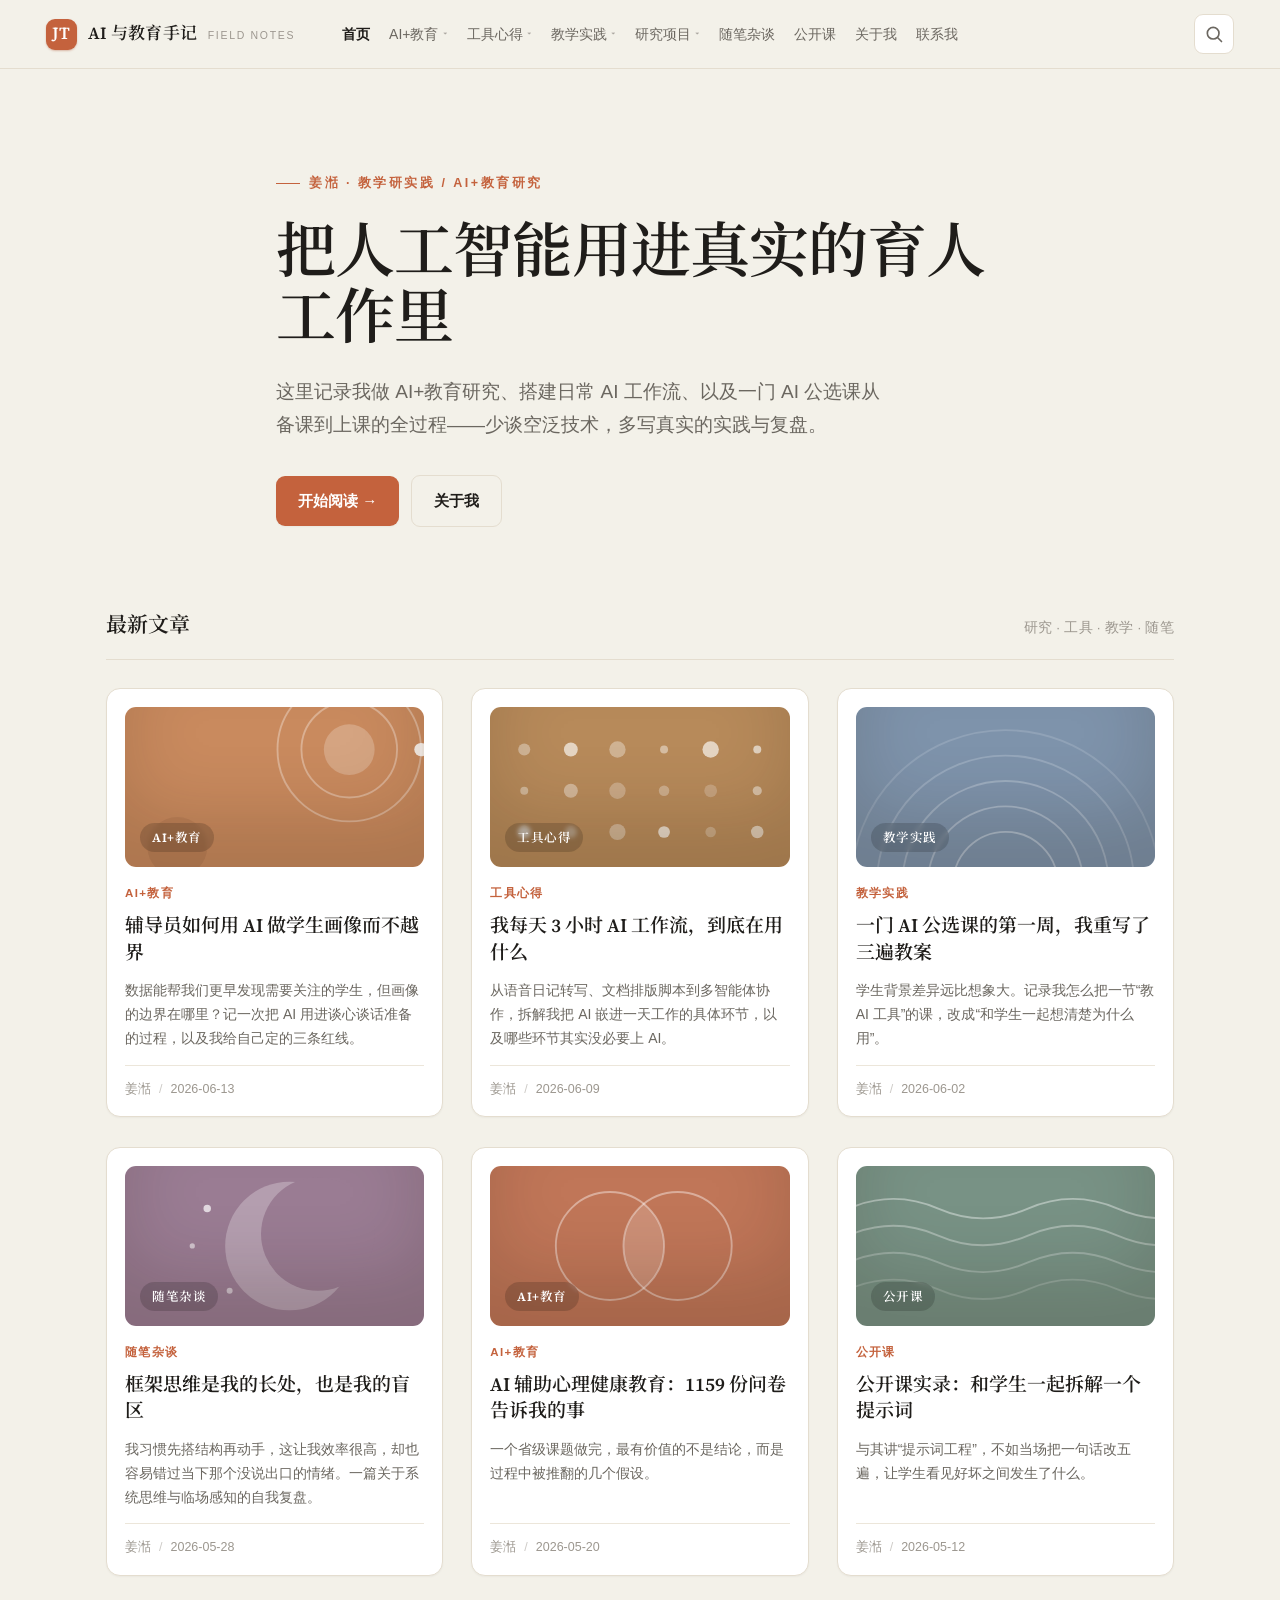
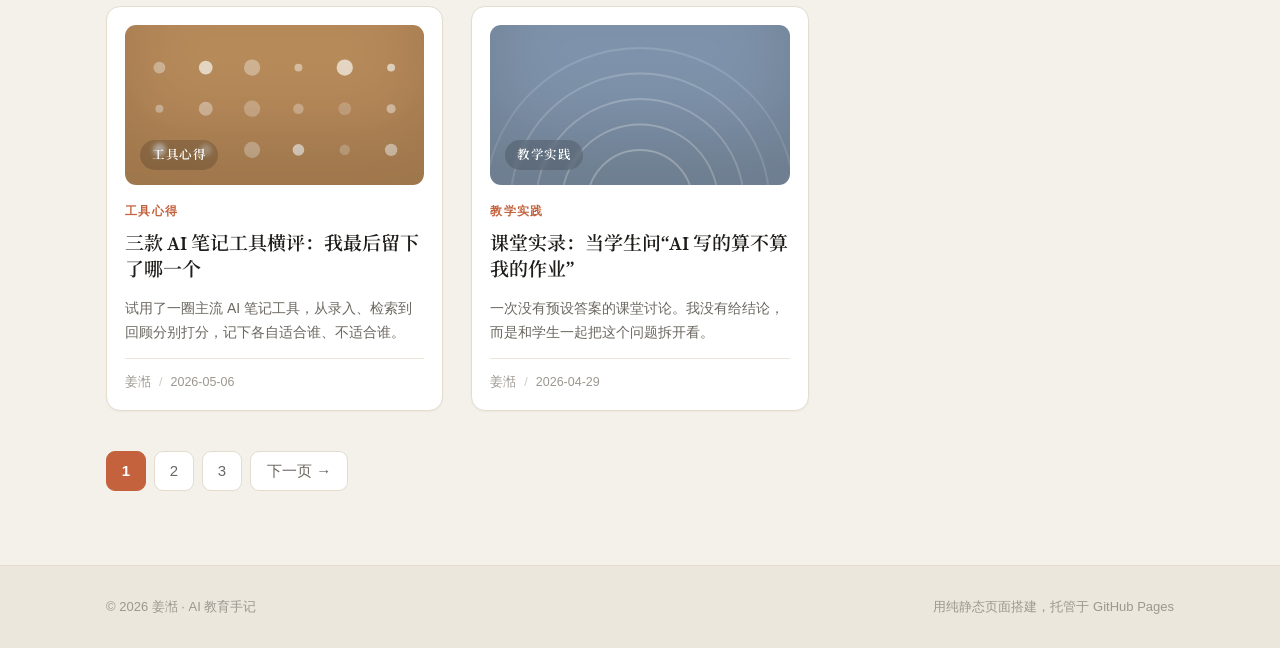
<file: index.html>
<!DOCTYPE html>
<html lang="zh-CN">
<head>
<meta charset="UTF-8">
<meta name="viewport" content="width=device-width, initial-scale=1">
<title>姜湉 · AI 与教育手记</title>
<meta name="description" content="姜湉的个人站点：记录 AI+教育研究、AI 工具使用心得与教学实践。">
<link rel="stylesheet" href="style.css">
</head>
<body>
<a class="skip" href="#main">跳到正文</a>

<header class="topbar">
  <div class="wrap topbar-inner">
    <a class="brand" href="index.html">
      <span class="brand-mark">JT</span>
      <span class="brand-text">AI 与教育手记 <em>field notes</em></span>
    </a>
    <button class="nav-toggle" aria-label="展开菜单" aria-expanded="false">菜单</button>
    <nav class="nav" id="nav">
      <a href="index.html" class="is-active">首页</a>
      <a href="category.html?cat=ai-edu">AI+教育</a>
      <a href="category.html?cat=tools">工具心得</a>
      <a href="category.html?cat=teaching">教学实践</a>
      <a href="category.html?cat=research">研究项目</a>
      <a href="category.html?cat=notes">随笔杂谈</a>
      <a href="category.html?cat=course">公开课</a>
      <a href="about.html">关于我</a>
      <a href="about.html">联系我</a>
    </nav>
    <button class="search-btn" aria-label="搜索">
      <svg viewBox="0 0 24 24" width="20" height="20" fill="none" stroke="currentColor" stroke-width="2" stroke-linecap="round"><circle cx="11" cy="11" r="7"/><line x1="21" y1="21" x2="16.5" y2="16.5"/></svg>
    </button>
  </div>
</header>

<section class="hero">
  <div class="wrap hero-inner">
    <p class="hero-eyebrow">姜湉 · 教学研实践 / AI+教育研究</p>
    <h1 class="hero-title">把人工智能用进真实的育人工作里</h1>
    <p class="hero-lead">这里记录我做 AI+教育研究、搭建日常 AI 工作流、以及一门 AI 公选课从备课到上课的全过程——少谈空泛技术，多写真实的实践与复盘。</p>
    <div class="hero-actions">
      <a class="btn" href="#main">开始阅读 →</a>
      <a class="btn btn-ghost" href="about.html">关于我</a>
    </div>
  </div>
</section>

<main id="main" class="grid-feed">
  <div class="wrap">
    <div class="feed-bar">
      <h2>最新文章</h2>
      <span class="feed-sub">研究 · 工具 · 教学 · 随笔</span>
    </div>
    <div class="grid" id="grid"><!-- 卡片由 script.js 注入 --></div>
    <nav class="pager" aria-label="翻页">
      <span class="pager-cur">1</span>
      <a href="#">2</a>
      <a href="#">3</a>
      <a class="pager-next" href="#">下一页 →</a>
    </nav>
  </div>
</main>

<footer class="footer">
  <div class="wrap footer-inner">
    <span>© 2026 姜湉 · AI 教育手记</span>
    <span>用纯静态页面搭建，托管于 GitHub Pages</span>
  </div>
</footer>

<script src="data.js"></script>
<script src="script.js"></script>
</body>
</html>
</file>
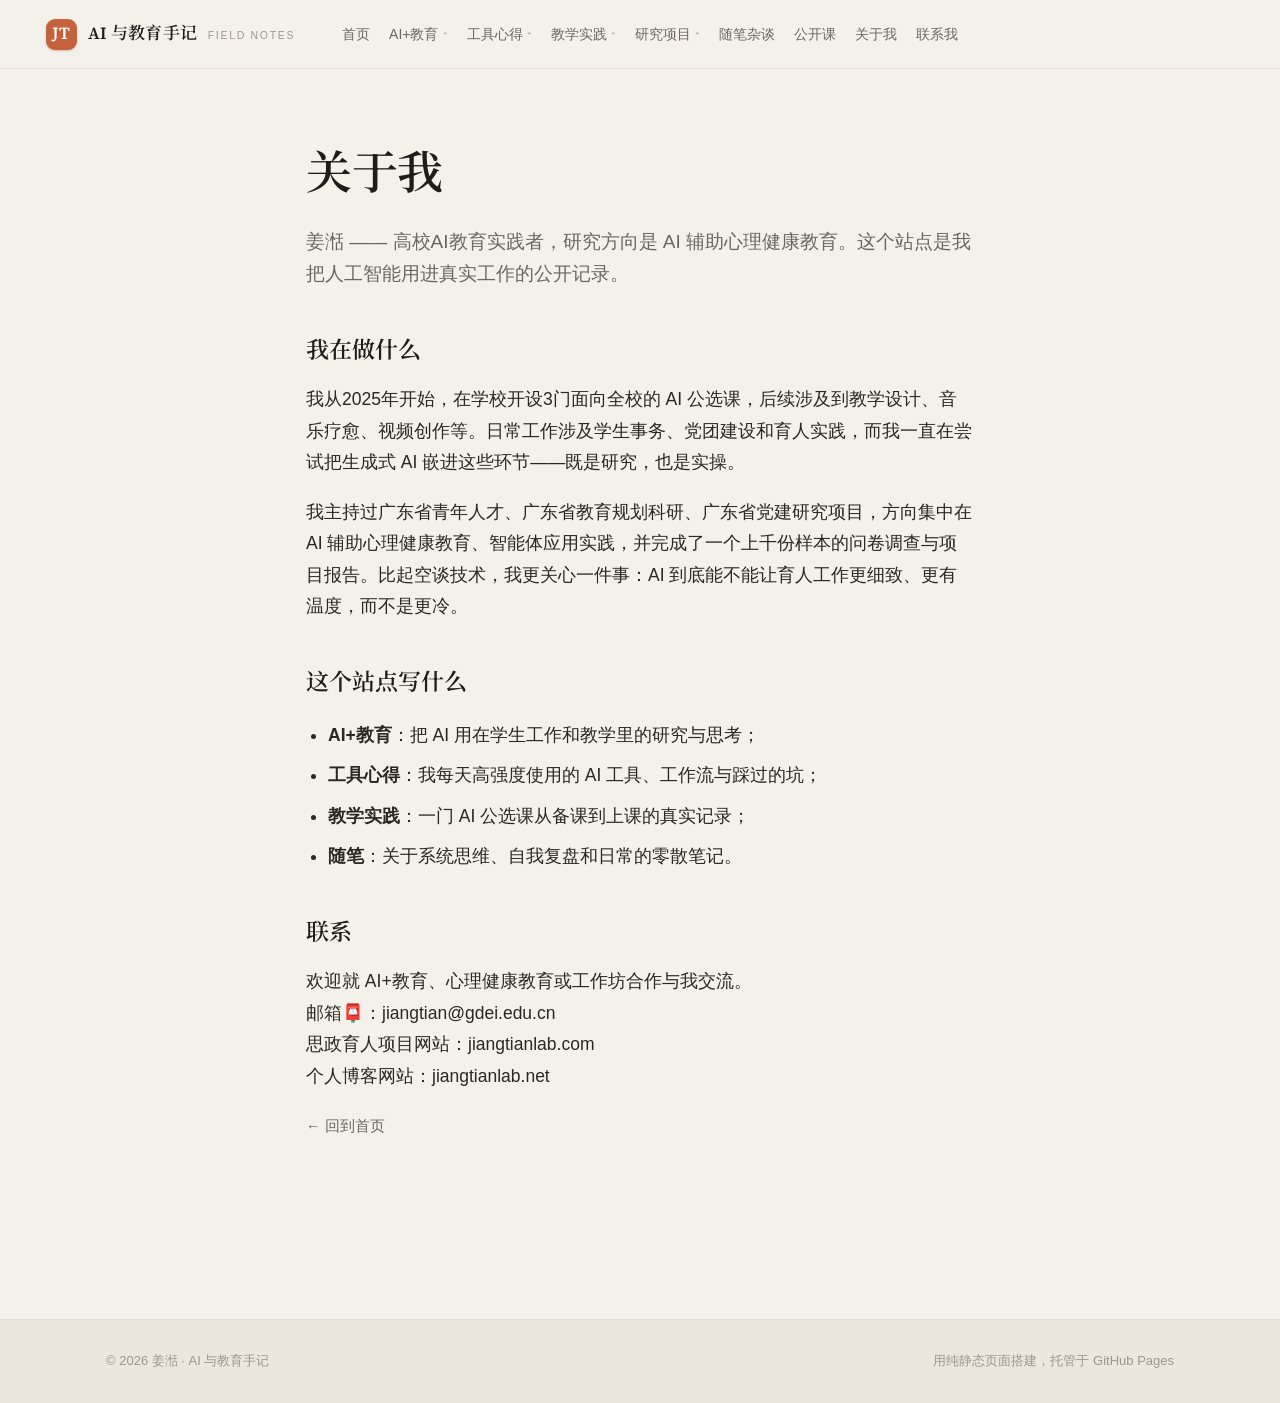
<file: about.html>
<!DOCTYPE html>
<html lang="zh-CN">
<head>
<meta charset="UTF-8">
<meta name="viewport" content="width=device-width, initial-scale=1">
<title>关于 · AI 与教育手记</title>
<link rel="stylesheet" href="style.css">
</head>
<body>
<a class="skip" href="#main">跳到正文</a>
<header class="topbar">
  <div class="wrap topbar-inner">
    <a class="brand" href="index.html">
      <span class="brand-mark">JT</span>
      <span class="brand-text">AI 与教育手记 <em>field notes</em></span>
    </a>
    <button class="nav-toggle" aria-label="展开菜单" aria-expanded="false">菜单</button>
    <nav class="nav" id="nav">
      <a href="index.html">首页</a>
      <a href="index.html">AI+教育</a>
      <a href="index.html">工具心得</a>
      <a href="index.html">教学实践</a>
      <a href="index.html">随笔</a>
      <a href="about.html" class="is-active">关于</a>
    </nav>
  </div>
</header>

<main id="main" class="about-page">
  <h1>关于我</h1>
  <p class="lead">姜湉 —— 高校AI教育实践者，研究方向是 AI 辅助心理健康教育。这个站点是我把人工智能用进真实工作的公开记录。</p>

  <h2>我在做什么</h2>
  <p>我从2025年开始，在学校开设3门面向全校的 AI 公选课，后续涉及到教学设计、音乐疗愈、视频创作等。日常工作涉及学生事务、党团建设和育人实践，而我一直在尝试把生成式 AI 嵌进这些环节——既是研究，也是实操。</p>
  <p>我主持过广东省青年人才、广东省教育规划科研、广东省党建研究项目，方向集中在 AI 辅助心理健康教育、智能体应用实践，并完成了一个上千份样本的问卷调查与项目报告。比起空谈技术，我更关心一件事：AI 到底能不能让育人工作更细致、更有温度，而不是更冷。</p>

  <h2>这个站点写什么</h2>
  <ul>
    <li><strong>AI+教育</strong>：把 AI 用在学生工作和教学里的研究与思考；</li>
    <li><strong>工具心得</strong>：我每天高强度使用的 AI 工具、工作流与踩过的坑；</li>
    <li><strong>教学实践</strong>：一门 AI 公选课从备课到上课的真实记录；</li>
    <li><strong>随笔</strong>：关于系统思维、自我复盘和日常的零散笔记。</li>
  </ul>

  <h2>联系</h2>
  <p>欢迎就 AI+教育、心理健康教育或工作坊合作与我交流。<br>邮箱📮：jiangtian@gdei.edu.cn<br>思政育人项目网站：jiangtianlab.com<br>个人博客网站：jiangtianlab.net</p>

  <p><a class="article-back" href="index.html">← 回到首页</a></p>
</main>

<footer class="footer">
  <div class="wrap footer-inner">
    <span>© 2026 姜湉 · AI 与教育手记</span>
    <span>用纯静态页面搭建，托管于 GitHub Pages</span>
  </div>
</footer>
<script src="data.js"></script>
<script src="script.js"></script>
</body>
</html>
</file>
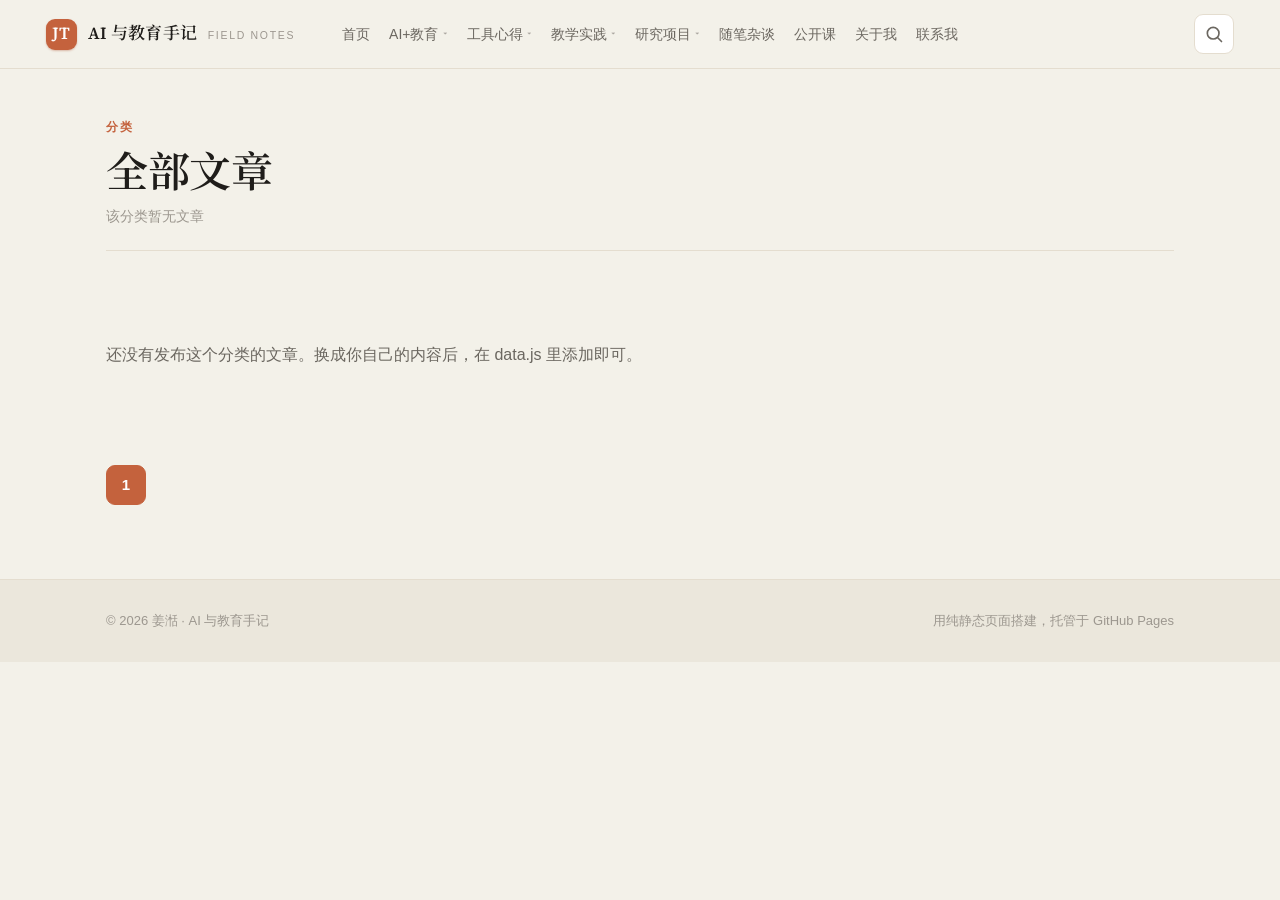
<file: category.html>
<!DOCTYPE html>
<html lang="zh-CN">
<head>
<meta charset="UTF-8">
<meta name="viewport" content="width=device-width, initial-scale=1">
<title>分类 · AI 与教育手记</title>
<link rel="stylesheet" href="style.css">
</head>
<body>
<a class="skip" href="#main">跳到正文</a>

<header class="topbar">
  <div class="wrap topbar-inner">
    <a class="brand" href="index.html">
      <span class="brand-mark">JT</span>
      <span class="brand-text">AI 与教育手记 <em>field notes</em></span>
    </a>
    <button class="nav-toggle" aria-label="展开菜单" aria-expanded="false">菜单</button>
    <nav class="nav" id="nav">
      <a href="index.html">首页</a>
      <a href="category.html?cat=ai-edu" data-cat="ai-edu">AI+教育</a>
      <a href="category.html?cat=tools" data-cat="tools">工具心得</a>
      <a href="category.html?cat=teaching" data-cat="teaching">教学实践</a>
      <a href="category.html?cat=research" data-cat="research">研究项目</a>
      <a href="category.html?cat=notes" data-cat="notes">随笔杂谈</a>
      <a href="category.html?cat=course" data-cat="course">公开课</a>
      <a href="about.html">关于我</a>
      <a href="about.html">联系我</a>
    </nav>
    <button class="search-btn" aria-label="搜索">
      <svg viewBox="0 0 24 24" width="20" height="20" fill="none" stroke="currentColor" stroke-width="2" stroke-linecap="round"><circle cx="11" cy="11" r="7"/><line x1="21" y1="21" x2="16.5" y2="16.5"/></svg>
    </button>
  </div>
</header>

<main id="main" class="cat-page">
  <div class="wrap">
    <header class="cat-head">
      <p class="cat-eyebrow">分类</p>
      <h1 class="cat-title" id="catTitle">分类</h1>
      <p class="cat-count" id="catCount"></p>
    </header>

    <div class="cat-list" id="catList"><!-- 文章列表由脚本注入 --></div>

    <nav class="pager" aria-label="翻页">
      <span class="pager-cur">1</span>
    </nav>
  </div>
</main>

<footer class="footer">
  <div class="wrap footer-inner">
    <span>© 2026 姜湉 · AI 与教育手记</span>
    <span>用纯静态页面搭建，托管于 GitHub Pages</span>
  </div>
</footer>

<script src="data.js"></script>
<script src="script.js"></script>
</body>
</html>
</file>
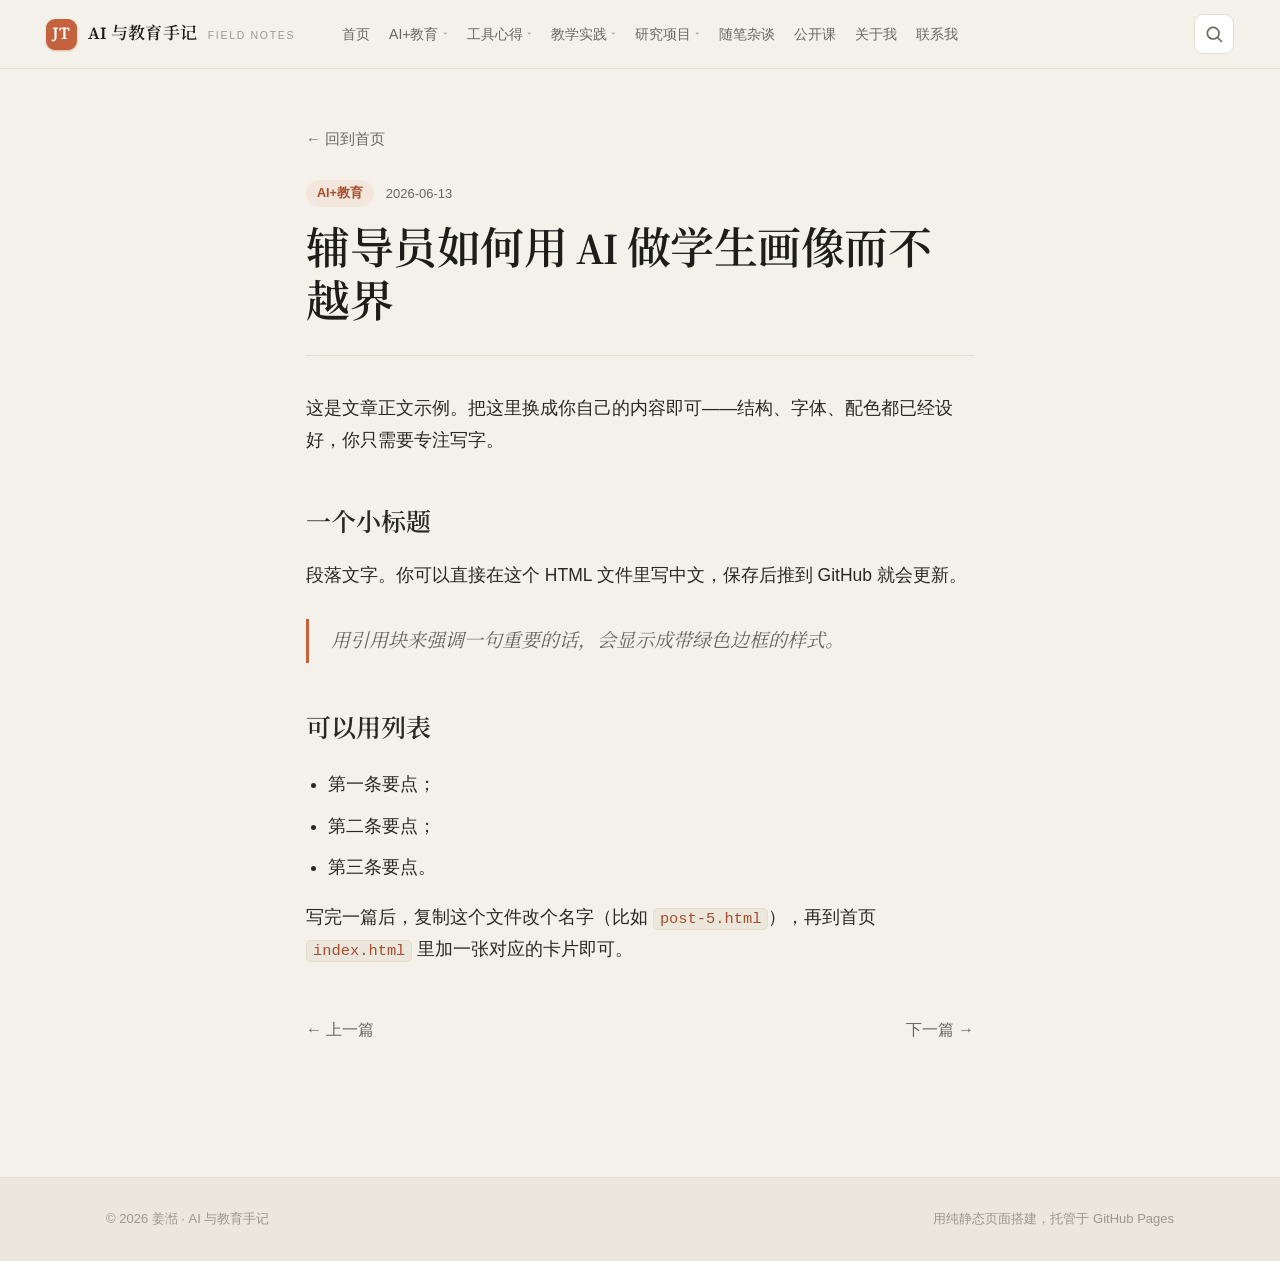
<file: post-1.html>
<!DOCTYPE html>
<html lang="zh-CN">
<head>
<meta charset="UTF-8">
<meta name="viewport" content="width=device-width, initial-scale=1">
<title>辅导员如何用 AI 做学生画像而不越界 · AI 与教育手记</title>
<link rel="stylesheet" href="../style.css">
</head>
<body>
<a class="skip" href="#main">跳到正文</a>
<header class="topbar">
  <div class="wrap topbar-inner">
    <a class="brand" href="../index.html">
      <span class="brand-mark">JT</span>
      <span class="brand-text">AI 与教育手记 <em>field notes</em></span>
    </a>
    <button class="nav-toggle" aria-label="展开菜单" aria-expanded="false">菜单</button>
    <nav class="nav" id="nav"></nav>
    <button class="search-btn" aria-label="搜索">
      <svg viewBox="0 0 24 24" width="20" height="20" fill="none" stroke="currentColor" stroke-width="2" stroke-linecap="round"><circle cx="11" cy="11" r="7"/><line x1="21" y1="21" x2="16.5" y2="16.5"/></svg>
    </button>
  </div>
</header>

<article class="article" id="main">
  <a class="article-back" href="../index.html">← 回到首页</a>
  <header class="article-head">
    <div class="card-meta"><span class="tag">AI+教育</span><time>2026-06-13</time></div>
    <h1 class="article-title">辅导员如何用 AI 做学生画像而不越界</h1>
  </header>
  <div class="article-body">
    <p>这是文章正文示例。把这里换成你自己的内容即可——结构、字体、配色都已经设好，你只需要专注写字。</p>
    <h2>一个小标题</h2>
    <p>段落文字。你可以直接在这个 HTML 文件里写中文，保存后推到 GitHub 就会更新。</p>
    <blockquote>用引用块来强调一句重要的话，会显示成带绿色边框的样式。</blockquote>
    <h2>可以用列表</h2>
    <ul>
      <li>第一条要点；</li>
      <li>第二条要点；</li>
      <li>第三条要点。</li>
    </ul>
    <p>写完一篇后，复制这个文件改个名字（比如 <code>post-5.html</code>），再到首页 <code>index.html</code> 里加一张对应的卡片即可。</p>
  </div>
</article>

<nav class="article-nav">
  <a href="../index.html">← 上一篇</a>
  <a href="post-2.html">下一篇 →</a>
</nav>

<footer class="footer">
  <div class="wrap footer-inner">
    <span>© 2026 姜湉 · AI 与教育手记</span>
    <span>用纯静态页面搭建，托管于 GitHub Pages</span>
  </div>
</footer>
<script src="../data.js"></script>
<script src="../script.js"></script>
</body>
</html>
</file>
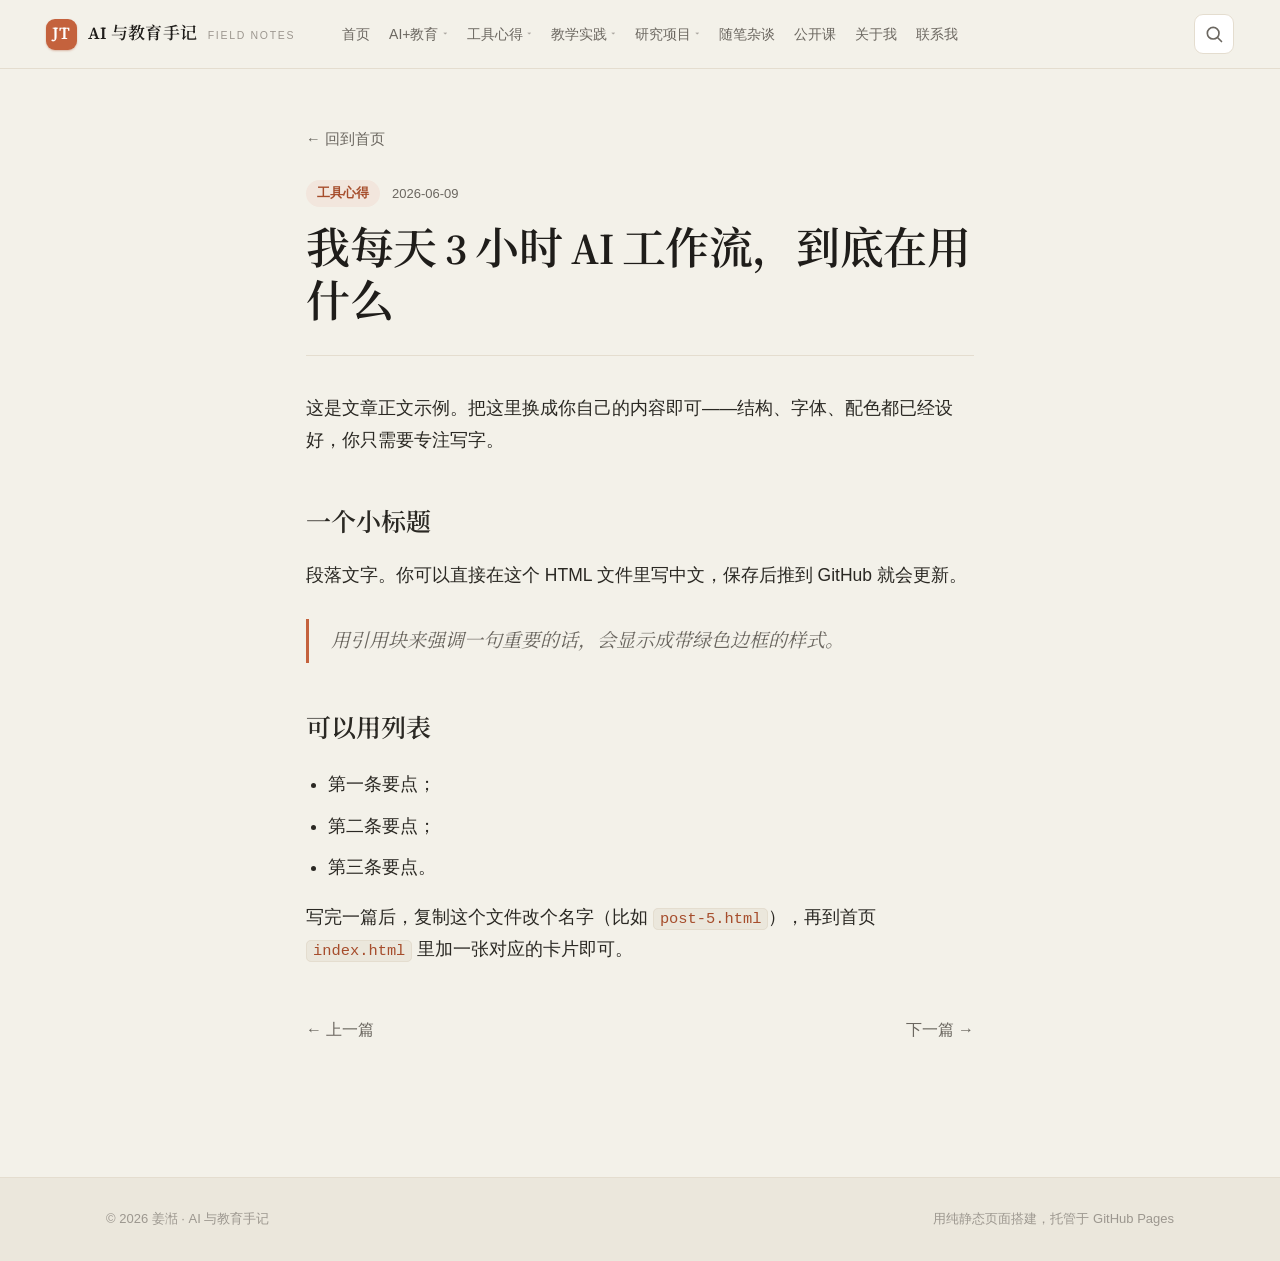
<file: post-2.html>
<!DOCTYPE html>
<html lang="zh-CN">
<head>
<meta charset="UTF-8">
<meta name="viewport" content="width=device-width, initial-scale=1">
<title>我每天 3 小时 AI 工作流，到底在用什么 · AI 与教育手记</title>
<link rel="stylesheet" href="../style.css">
</head>
<body>
<a class="skip" href="#main">跳到正文</a>
<header class="topbar">
  <div class="wrap topbar-inner">
    <a class="brand" href="../index.html">
      <span class="brand-mark">JT</span>
      <span class="brand-text">AI 与教育手记 <em>field notes</em></span>
    </a>
    <button class="nav-toggle" aria-label="展开菜单" aria-expanded="false">菜单</button>
    <nav class="nav" id="nav"></nav>
    <button class="search-btn" aria-label="搜索">
      <svg viewBox="0 0 24 24" width="20" height="20" fill="none" stroke="currentColor" stroke-width="2" stroke-linecap="round"><circle cx="11" cy="11" r="7"/><line x1="21" y1="21" x2="16.5" y2="16.5"/></svg>
    </button>
  </div>
</header>

<article class="article" id="main">
  <a class="article-back" href="../index.html">← 回到首页</a>
  <header class="article-head">
    <div class="card-meta"><span class="tag">工具心得</span><time>2026-06-09</time></div>
    <h1 class="article-title">我每天 3 小时 AI 工作流，到底在用什么</h1>
  </header>
  <div class="article-body">
    <p>这是文章正文示例。把这里换成你自己的内容即可——结构、字体、配色都已经设好，你只需要专注写字。</p>
    <h2>一个小标题</h2>
    <p>段落文字。你可以直接在这个 HTML 文件里写中文，保存后推到 GitHub 就会更新。</p>
    <blockquote>用引用块来强调一句重要的话，会显示成带绿色边框的样式。</blockquote>
    <h2>可以用列表</h2>
    <ul>
      <li>第一条要点；</li>
      <li>第二条要点；</li>
      <li>第三条要点。</li>
    </ul>
    <p>写完一篇后，复制这个文件改个名字（比如 <code>post-5.html</code>），再到首页 <code>index.html</code> 里加一张对应的卡片即可。</p>
  </div>
</article>

<nav class="article-nav">
  <a href="post-1.html">← 上一篇</a>
  <a href="post-3.html">下一篇 →</a>
</nav>

<footer class="footer">
  <div class="wrap footer-inner">
    <span>© 2026 姜湉 · AI 与教育手记</span>
    <span>用纯静态页面搭建，托管于 GitHub Pages</span>
  </div>
</footer>
<script src="../data.js"></script>
<script src="../script.js"></script>
</body>
</html>
</file>
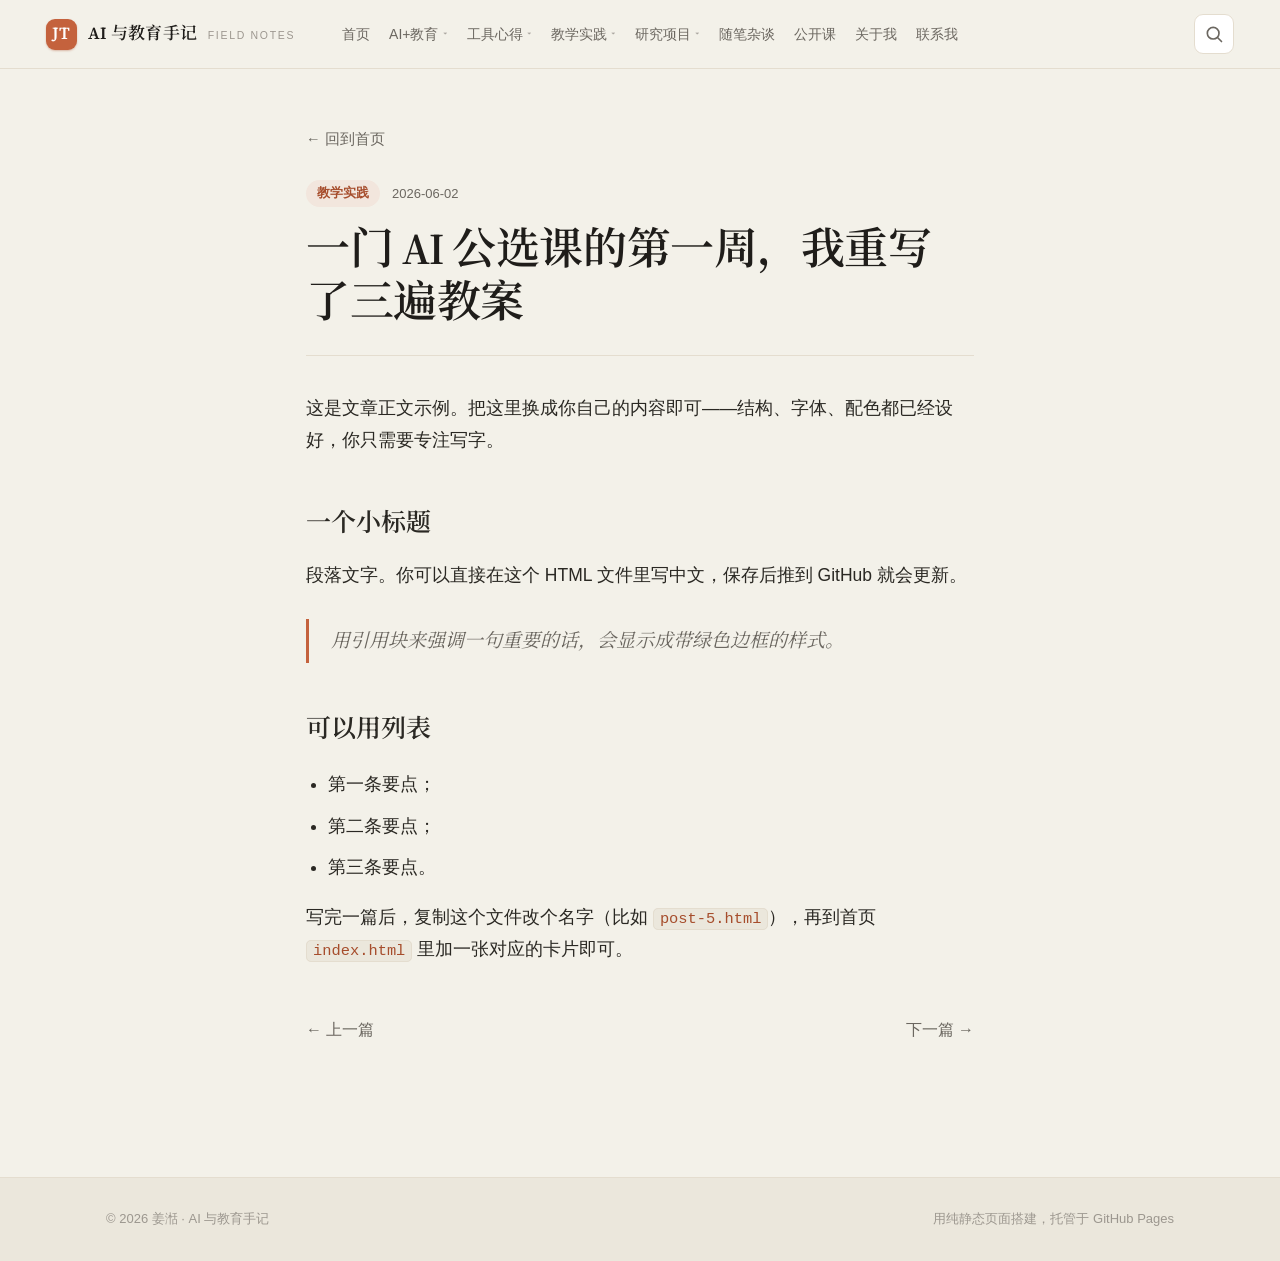
<file: post-3.html>
<!DOCTYPE html>
<html lang="zh-CN">
<head>
<meta charset="UTF-8">
<meta name="viewport" content="width=device-width, initial-scale=1">
<title>一门 AI 公选课的第一周，我重写了三遍教案 · AI 与教育手记</title>
<link rel="stylesheet" href="../style.css">
</head>
<body>
<a class="skip" href="#main">跳到正文</a>
<header class="topbar">
  <div class="wrap topbar-inner">
    <a class="brand" href="../index.html">
      <span class="brand-mark">JT</span>
      <span class="brand-text">AI 与教育手记 <em>field notes</em></span>
    </a>
    <button class="nav-toggle" aria-label="展开菜单" aria-expanded="false">菜单</button>
    <nav class="nav" id="nav"></nav>
    <button class="search-btn" aria-label="搜索">
      <svg viewBox="0 0 24 24" width="20" height="20" fill="none" stroke="currentColor" stroke-width="2" stroke-linecap="round"><circle cx="11" cy="11" r="7"/><line x1="21" y1="21" x2="16.5" y2="16.5"/></svg>
    </button>
  </div>
</header>

<article class="article" id="main">
  <a class="article-back" href="../index.html">← 回到首页</a>
  <header class="article-head">
    <div class="card-meta"><span class="tag">教学实践</span><time>2026-06-02</time></div>
    <h1 class="article-title">一门 AI 公选课的第一周，我重写了三遍教案</h1>
  </header>
  <div class="article-body">
    <p>这是文章正文示例。把这里换成你自己的内容即可——结构、字体、配色都已经设好，你只需要专注写字。</p>
    <h2>一个小标题</h2>
    <p>段落文字。你可以直接在这个 HTML 文件里写中文，保存后推到 GitHub 就会更新。</p>
    <blockquote>用引用块来强调一句重要的话，会显示成带绿色边框的样式。</blockquote>
    <h2>可以用列表</h2>
    <ul>
      <li>第一条要点；</li>
      <li>第二条要点；</li>
      <li>第三条要点。</li>
    </ul>
    <p>写完一篇后，复制这个文件改个名字（比如 <code>post-5.html</code>），再到首页 <code>index.html</code> 里加一张对应的卡片即可。</p>
  </div>
</article>

<nav class="article-nav">
  <a href="post-2.html">← 上一篇</a>
  <a href="post-4.html">下一篇 →</a>
</nav>

<footer class="footer">
  <div class="wrap footer-inner">
    <span>© 2026 姜湉 · AI 与教育手记</span>
    <span>用纯静态页面搭建，托管于 GitHub Pages</span>
  </div>
</footer>
<script src="../data.js"></script>
<script src="../script.js"></script>
</body>
</html>
</file>
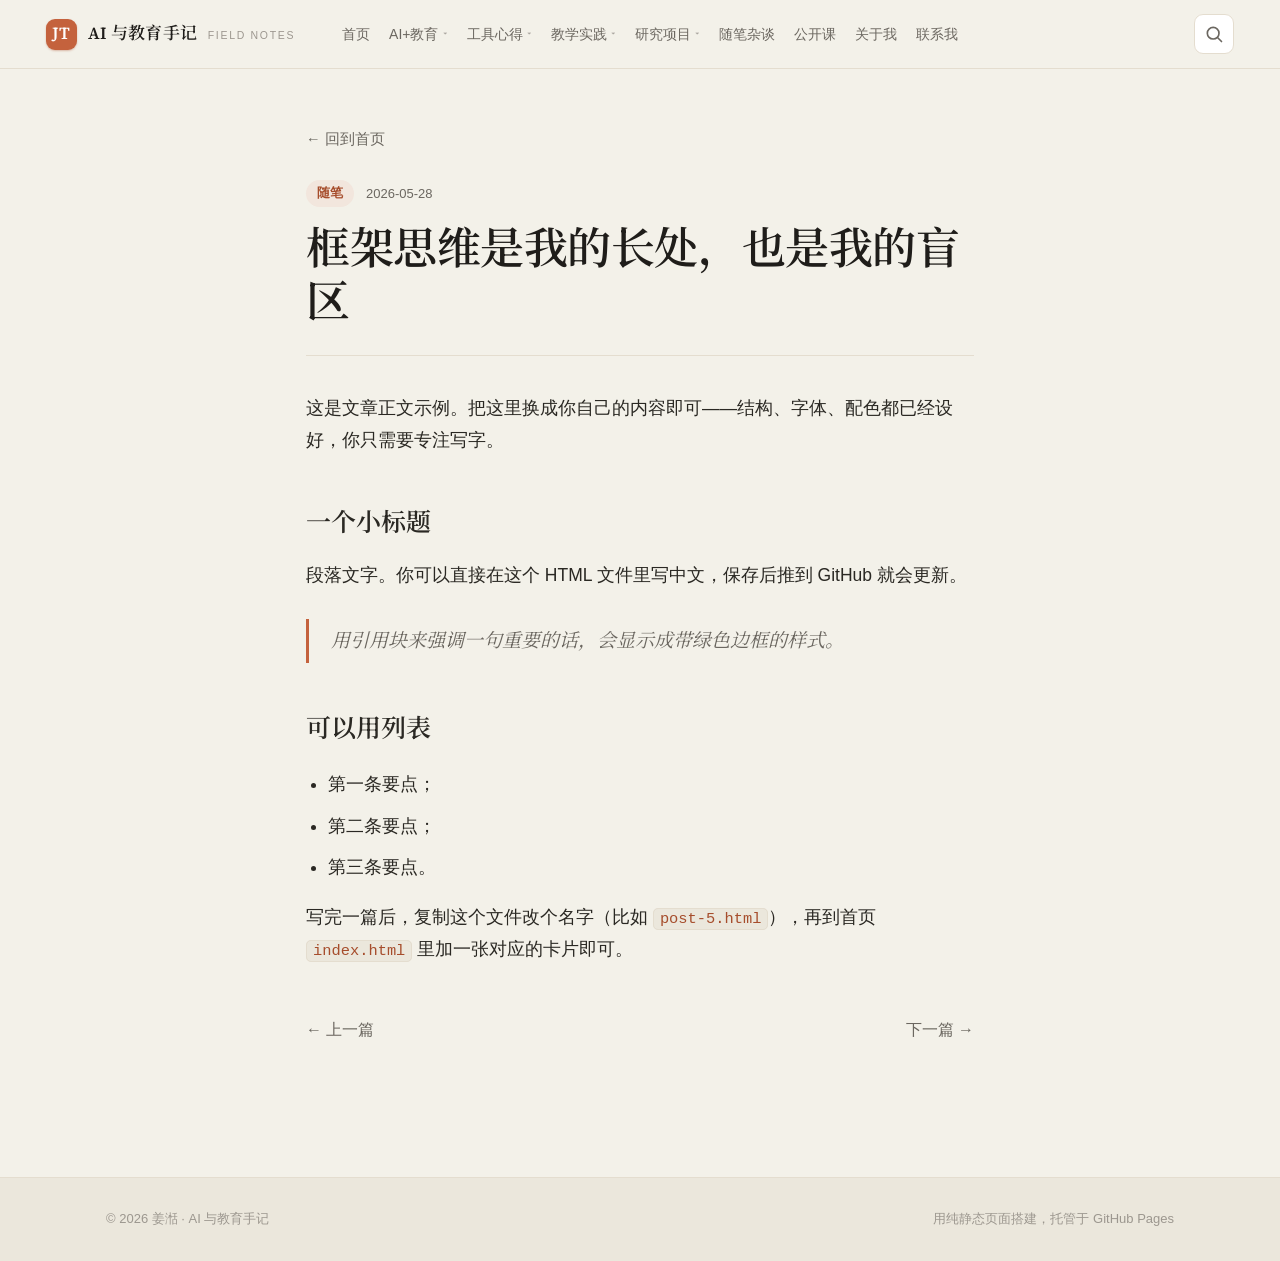
<file: post-4.html>
<!DOCTYPE html>
<html lang="zh-CN">
<head>
<meta charset="UTF-8">
<meta name="viewport" content="width=device-width, initial-scale=1">
<title>框架思维是我的长处，也是我的盲区 · AI 与教育手记</title>
<link rel="stylesheet" href="../style.css">
</head>
<body>
<a class="skip" href="#main">跳到正文</a>
<header class="topbar">
  <div class="wrap topbar-inner">
    <a class="brand" href="../index.html">
      <span class="brand-mark">JT</span>
      <span class="brand-text">AI 与教育手记 <em>field notes</em></span>
    </a>
    <button class="nav-toggle" aria-label="展开菜单" aria-expanded="false">菜单</button>
    <nav class="nav" id="nav"></nav>
    <button class="search-btn" aria-label="搜索">
      <svg viewBox="0 0 24 24" width="20" height="20" fill="none" stroke="currentColor" stroke-width="2" stroke-linecap="round"><circle cx="11" cy="11" r="7"/><line x1="21" y1="21" x2="16.5" y2="16.5"/></svg>
    </button>
  </div>
</header>

<article class="article" id="main">
  <a class="article-back" href="../index.html">← 回到首页</a>
  <header class="article-head">
    <div class="card-meta"><span class="tag">随笔</span><time>2026-05-28</time></div>
    <h1 class="article-title">框架思维是我的长处，也是我的盲区</h1>
  </header>
  <div class="article-body">
    <p>这是文章正文示例。把这里换成你自己的内容即可——结构、字体、配色都已经设好，你只需要专注写字。</p>
    <h2>一个小标题</h2>
    <p>段落文字。你可以直接在这个 HTML 文件里写中文，保存后推到 GitHub 就会更新。</p>
    <blockquote>用引用块来强调一句重要的话，会显示成带绿色边框的样式。</blockquote>
    <h2>可以用列表</h2>
    <ul>
      <li>第一条要点；</li>
      <li>第二条要点；</li>
      <li>第三条要点。</li>
    </ul>
    <p>写完一篇后，复制这个文件改个名字（比如 <code>post-5.html</code>），再到首页 <code>index.html</code> 里加一张对应的卡片即可。</p>
  </div>
</article>

<nav class="article-nav">
  <a href="post-3.html">← 上一篇</a>
  <a href="../index.html">下一篇 →</a>
</nav>

<footer class="footer">
  <div class="wrap footer-inner">
    <span>© 2026 姜湉 · AI 与教育手记</span>
    <span>用纯静态页面搭建，托管于 GitHub Pages</span>
  </div>
</footer>
<script src="../data.js"></script>
<script src="../script.js"></script>
</body>
</html>
</file>
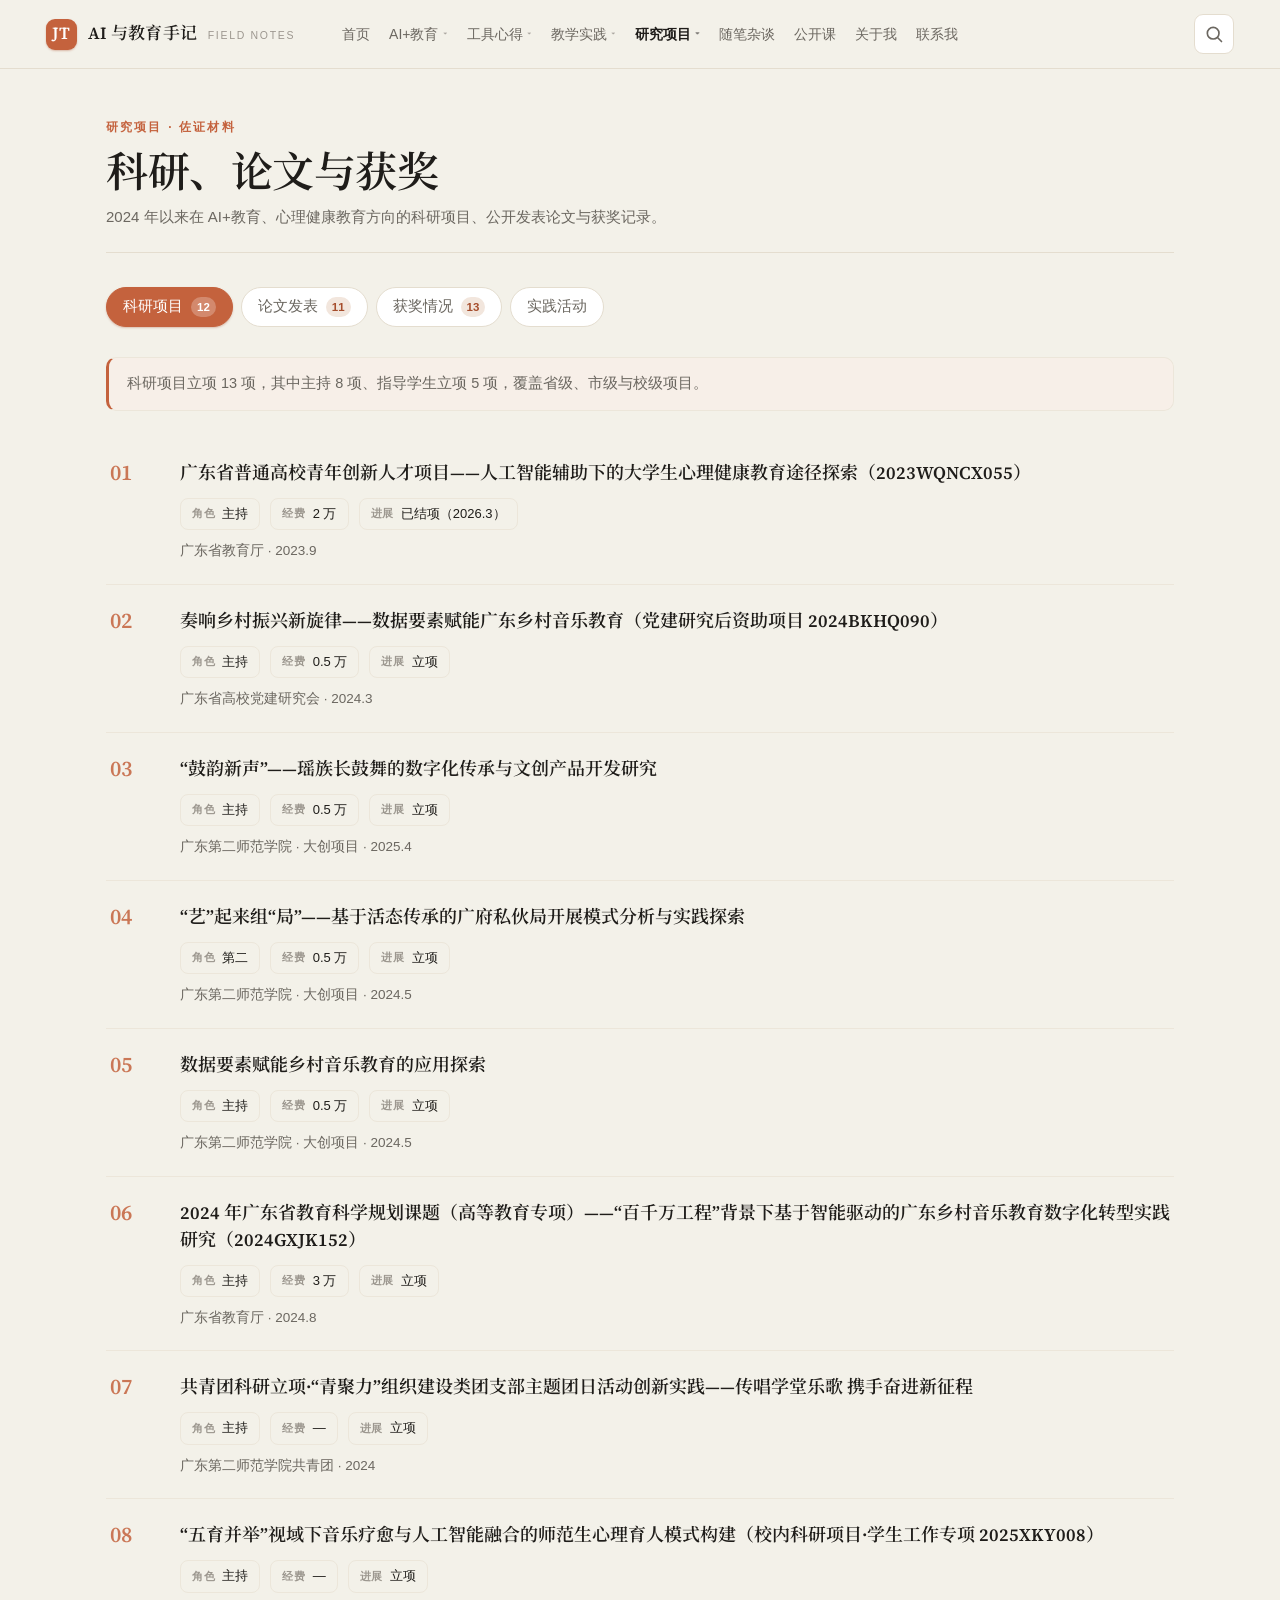
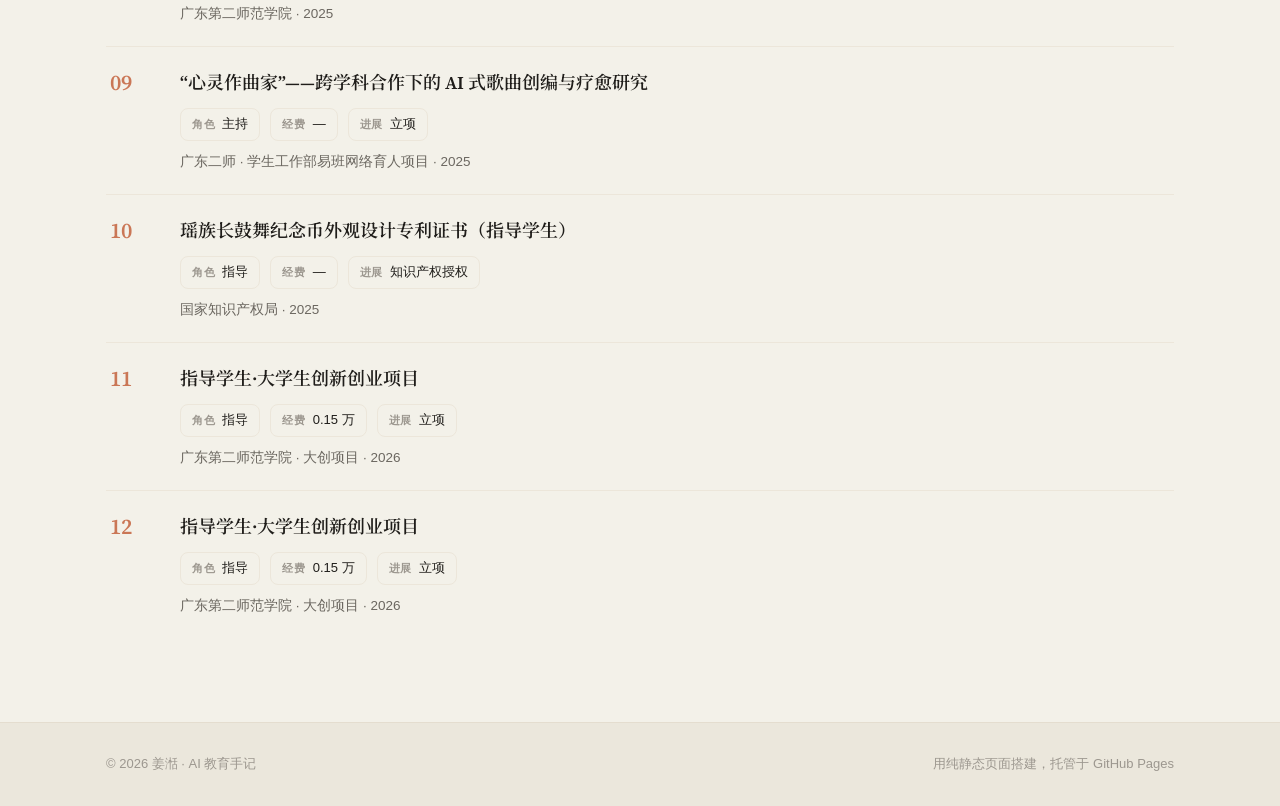
<file: research.html>
<!DOCTYPE html>
<html lang="zh-CN">
<head>
<meta charset="UTF-8">
<meta name="viewport" content="width=device-width, initial-scale=1">
<title>研究项目 · AI 与教育手记</title>
<link rel="stylesheet" href="style.css">
</head>
<body>
<a class="skip" href="#main">跳到正文</a>

<header class="topbar">
  <div class="wrap topbar-inner">
    <a class="brand" href="index.html">
      <span class="brand-mark">JT</span>
      <span class="brand-text">AI 与教育手记 <em>field notes</em></span>
    </a>
    <button class="nav-toggle" aria-label="展开菜单" aria-expanded="false">菜单</button>
    <nav class="nav" id="nav"></nav>
    <button class="search-btn" aria-label="搜索">
      <svg viewBox="0 0 24 24" width="20" height="20" fill="none" stroke="currentColor" stroke-width="2" stroke-linecap="round"><circle cx="11" cy="11" r="7"/><line x1="21" y1="21" x2="16.5" y2="16.5"/></svg>
    </button>
  </div>
</header>

<main id="main" class="research-page">
  <div class="wrap">
    <header class="cat-head">
      <p class="cat-eyebrow">研究项目 · 佐证材料</p>
      <h1 class="cat-title">科研、论文与获奖</h1>
      <p class="cat-count">2024 年以来在 AI+教育、心理健康教育方向的科研项目、公开发表论文与获奖记录。</p>
    </header>

    <div id="researchRoot">
      <div class="rtabs" id="rTabs"></div>
      <div class="rpanel" id="rPanel"></div>
    </div>
  </div>
</main>

<footer class="footer">
  <div class="wrap footer-inner">
    <span>© 2026 姜湉 · AI 教育手记</span>
    <span>用纯静态页面搭建，托管于 GitHub Pages</span>
  </div>
</footer>

<script src="data.js"></script>
<script src="script.js"></script>
</body>
</html>
</file>
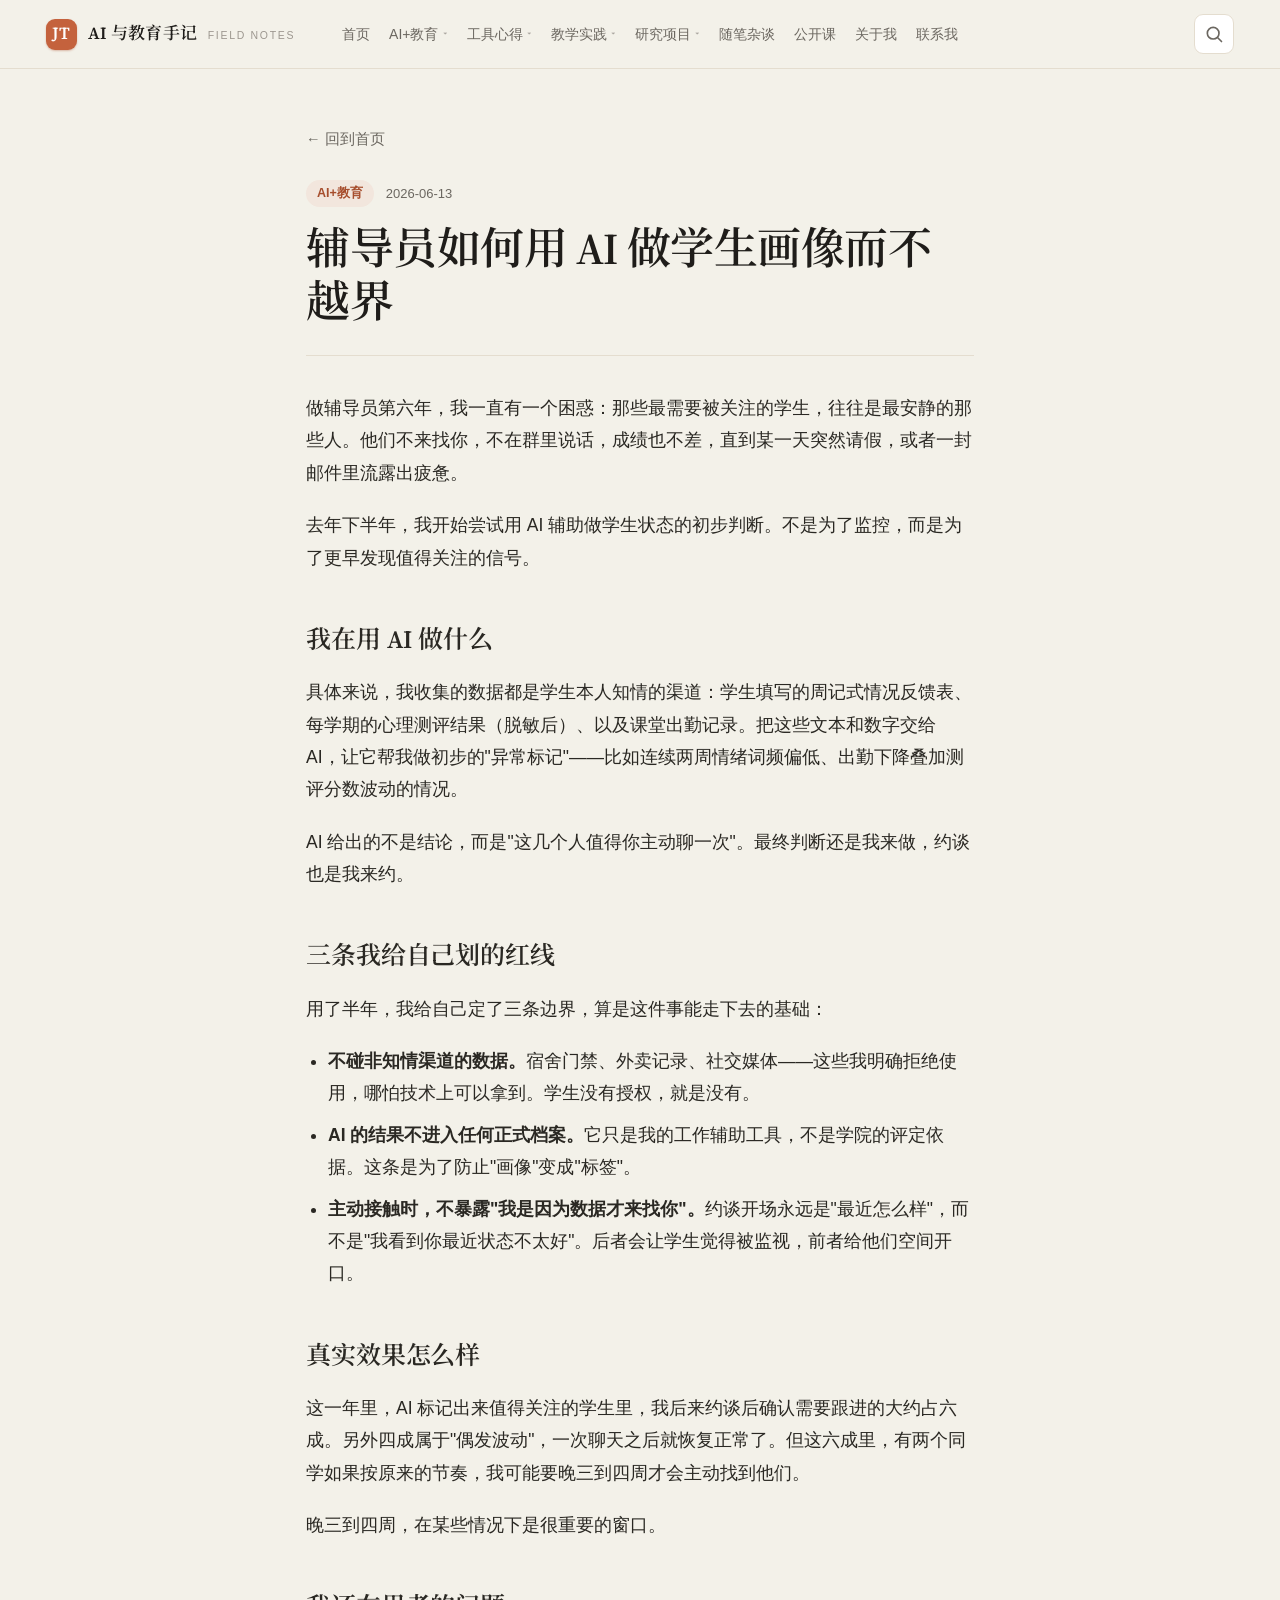
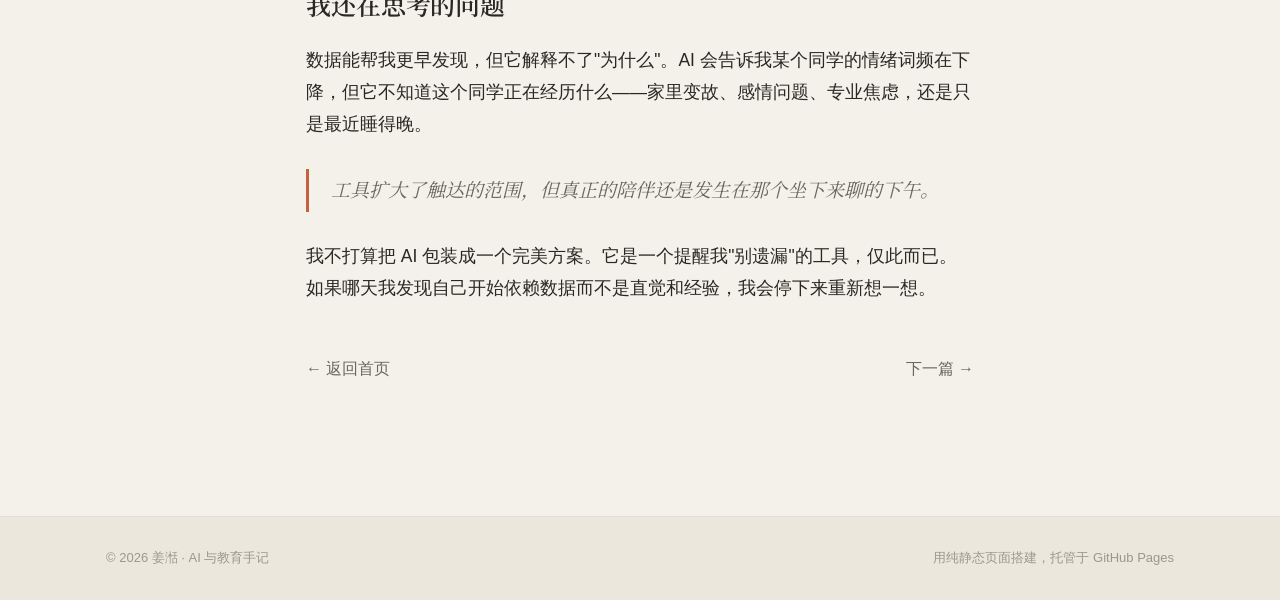
<file: posts/post-1.html>
<!DOCTYPE html>
<html lang="zh-CN">
<head>
<meta charset="UTF-8">
<meta name="viewport" content="width=device-width, initial-scale=1">
<title>辅导员如何用 AI 做学生画像而不越界 · AI 与教育手记</title>
<link rel="stylesheet" href="../style.css">
</head>
<body>
<a class="skip" href="#main">跳到正文</a>
<header class="topbar">
  <div class="wrap topbar-inner">
    <a class="brand" href="../index.html">
      <span class="brand-mark">JT</span>
      <span class="brand-text">AI 与教育手记 <em>field notes</em></span>
    </a>
    <button class="nav-toggle" aria-label="展开菜单" aria-expanded="false">菜单</button>
    <nav class="nav" id="nav"></nav>
    <button class="search-btn" aria-label="搜索">
      <svg viewBox="0 0 24 24" width="20" height="20" fill="none" stroke="currentColor" stroke-width="2" stroke-linecap="round"><circle cx="11" cy="11" r="7"/><line x1="21" y1="21" x2="16.5" y2="16.5"/></svg>
    </button>
  </div>
</header>

<article class="article" id="main">
  <a class="article-back" href="../index.html">← 回到首页</a>
  <header class="article-head">
    <div class="card-meta"><span class="tag">AI+教育</span><time>2026-06-13</time></div>
    <h1 class="article-title">辅导员如何用 AI 做学生画像而不越界</h1>
  </header>
  <div class="article-body">
    <p>做辅导员第六年，我一直有一个困惑：那些最需要被关注的学生，往往是最安静的那些人。他们不来找你，不在群里说话，成绩也不差，直到某一天突然请假，或者一封邮件里流露出疲惫。</p>

    <p>去年下半年，我开始尝试用 AI 辅助做学生状态的初步判断。不是为了监控，而是为了更早发现值得关注的信号。</p>

    <h2>我在用 AI 做什么</h2>
    <p>具体来说，我收集的数据都是学生本人知情的渠道：学生填写的周记式情况反馈表、每学期的心理测评结果（脱敏后）、以及课堂出勤记录。把这些文本和数字交给 AI，让它帮我做初步的"异常标记"——比如连续两周情绪词频偏低、出勤下降叠加测评分数波动的情况。</p>

    <p>AI 给出的不是结论，而是"这几个人值得你主动聊一次"。最终判断还是我来做，约谈也是我来约。</p>

    <h2>三条我给自己划的红线</h2>
    <p>用了半年，我给自己定了三条边界，算是这件事能走下去的基础：</p>
    <ul>
      <li><strong>不碰非知情渠道的数据。</strong>宿舍门禁、外卖记录、社交媒体——这些我明确拒绝使用，哪怕技术上可以拿到。学生没有授权，就是没有。</li>
      <li><strong>AI 的结果不进入任何正式档案。</strong>它只是我的工作辅助工具，不是学院的评定依据。这条是为了防止"画像"变成"标签"。</li>
      <li><strong>主动接触时，不暴露"我是因为数据才来找你"。</strong>约谈开场永远是"最近怎么样"，而不是"我看到你最近状态不太好"。后者会让学生觉得被监视，前者给他们空间开口。</li>
    </ul>

    <h2>真实效果怎么样</h2>
    <p>这一年里，AI 标记出来值得关注的学生里，我后来约谈后确认需要跟进的大约占六成。另外四成属于"偶发波动"，一次聊天之后就恢复正常了。但这六成里，有两个同学如果按原来的节奏，我可能要晚三到四周才会主动找到他们。</p>

    <p>晚三到四周，在某些情况下是很重要的窗口。</p>

    <h2>我还在思考的问题</h2>
    <p>数据能帮我更早发现，但它解释不了"为什么"。AI 会告诉我某个同学的情绪词频在下降，但它不知道这个同学正在经历什么——家里变故、感情问题、专业焦虑，还是只是最近睡得晚。</p>

    <blockquote>工具扩大了触达的范围，但真正的陪伴还是发生在那个坐下来聊的下午。</blockquote>

    <p>我不打算把 AI 包装成一个完美方案。它是一个提醒我"别遗漏"的工具，仅此而已。如果哪天我发现自己开始依赖数据而不是直觉和经验，我会停下来重新想一想。</p>
  </div>
</article>

<nav class="article-nav">
  <a href="../index.html">← 返回首页</a>
  <a href="post-2.html">下一篇 →</a>
</nav>

<footer class="footer">
  <div class="wrap footer-inner">
    <span>© 2026 姜湉 · AI 与教育手记</span>
    <span>用纯静态页面搭建，托管于 GitHub Pages</span>
  </div>
</footer>
<script src="../data.js"></script>
<script src="../script.js"></script>
</body>
</html>
</file>
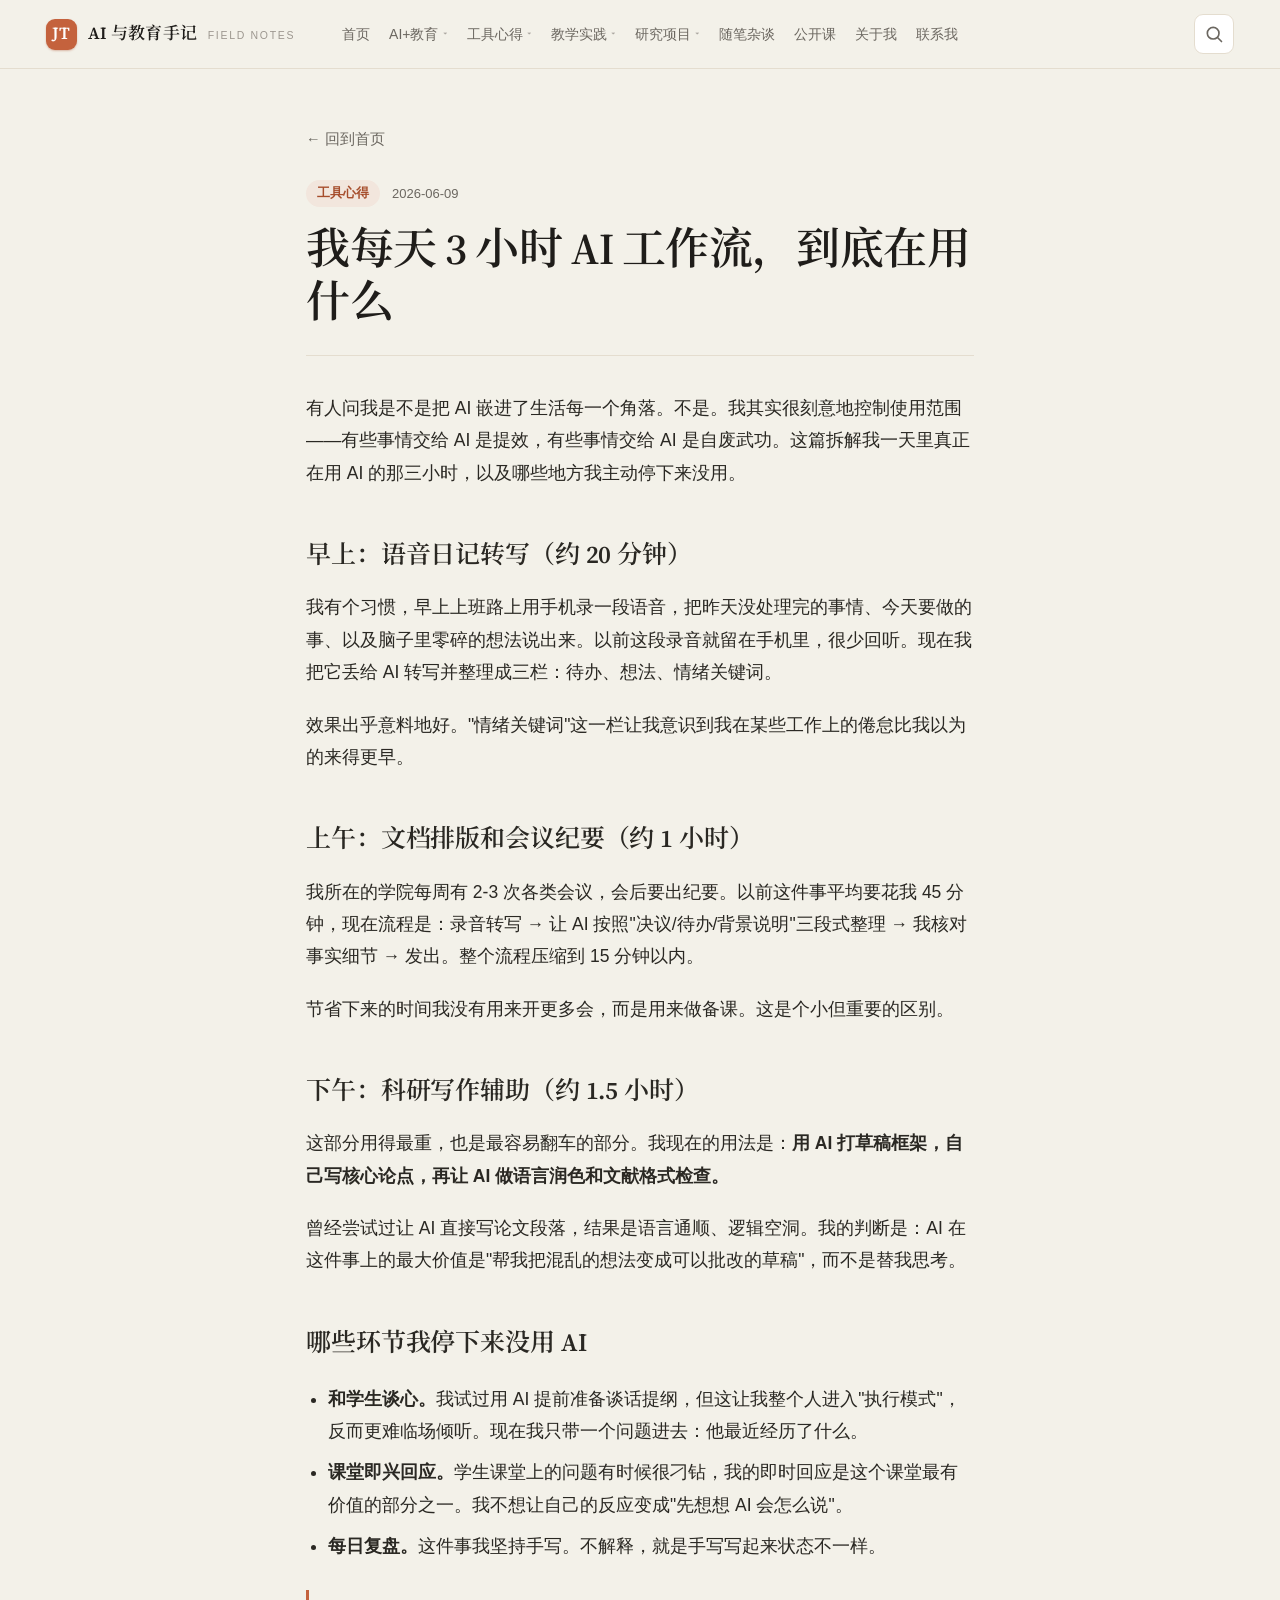
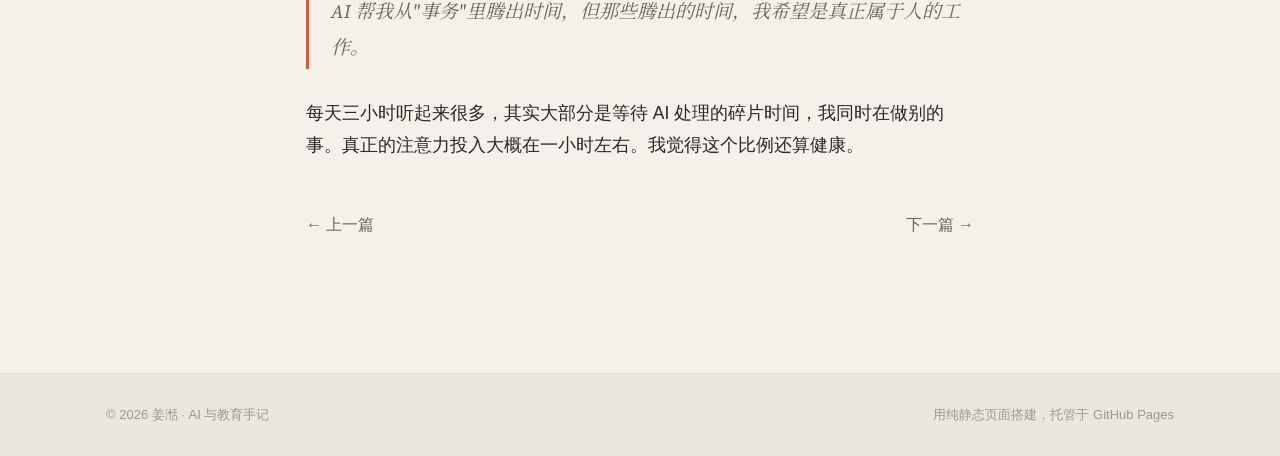
<file: posts/post-2.html>
<!DOCTYPE html>
<html lang="zh-CN">
<head>
<meta charset="UTF-8">
<meta name="viewport" content="width=device-width, initial-scale=1">
<title>我每天 3 小时 AI 工作流，到底在用什么 · AI 与教育手记</title>
<link rel="stylesheet" href="../style.css">
</head>
<body>
<a class="skip" href="#main">跳到正文</a>
<header class="topbar">
  <div class="wrap topbar-inner">
    <a class="brand" href="../index.html">
      <span class="brand-mark">JT</span>
      <span class="brand-text">AI 与教育手记 <em>field notes</em></span>
    </a>
    <button class="nav-toggle" aria-label="展开菜单" aria-expanded="false">菜单</button>
    <nav class="nav" id="nav"></nav>
    <button class="search-btn" aria-label="搜索">
      <svg viewBox="0 0 24 24" width="20" height="20" fill="none" stroke="currentColor" stroke-width="2" stroke-linecap="round"><circle cx="11" cy="11" r="7"/><line x1="21" y1="21" x2="16.5" y2="16.5"/></svg>
    </button>
  </div>
</header>

<article class="article" id="main">
  <a class="article-back" href="../index.html">← 回到首页</a>
  <header class="article-head">
    <div class="card-meta"><span class="tag">工具心得</span><time>2026-06-09</time></div>
    <h1 class="article-title">我每天 3 小时 AI 工作流，到底在用什么</h1>
  </header>
  <div class="article-body">
    <p>有人问我是不是把 AI 嵌进了生活每一个角落。不是。我其实很刻意地控制使用范围——有些事情交给 AI 是提效，有些事情交给 AI 是自废武功。这篇拆解我一天里真正在用 AI 的那三小时，以及哪些地方我主动停下来没用。</p>

    <h2>早上：语音日记转写（约 20 分钟）</h2>
    <p>我有个习惯，早上上班路上用手机录一段语音，把昨天没处理完的事情、今天要做的事、以及脑子里零碎的想法说出来。以前这段录音就留在手机里，很少回听。现在我把它丢给 AI 转写并整理成三栏：待办、想法、情绪关键词。</p>
    <p>效果出乎意料地好。"情绪关键词"这一栏让我意识到我在某些工作上的倦怠比我以为的来得更早。</p>

    <h2>上午：文档排版和会议纪要（约 1 小时）</h2>
    <p>我所在的学院每周有 2-3 次各类会议，会后要出纪要。以前这件事平均要花我 45 分钟，现在流程是：录音转写 → 让 AI 按照"决议/待办/背景说明"三段式整理 → 我核对事实细节 → 发出。整个流程压缩到 15 分钟以内。</p>
    <p>节省下来的时间我没有用来开更多会，而是用来做备课。这是个小但重要的区别。</p>

    <h2>下午：科研写作辅助（约 1.5 小时）</h2>
    <p>这部分用得最重，也是最容易翻车的部分。我现在的用法是：<strong>用 AI 打草稿框架，自己写核心论点，再让 AI 做语言润色和文献格式检查。</strong></p>
    <p>曾经尝试过让 AI 直接写论文段落，结果是语言通顺、逻辑空洞。我的判断是：AI 在这件事上的最大价值是"帮我把混乱的想法变成可以批改的草稿"，而不是替我思考。</p>

    <h2>哪些环节我停下来没用 AI</h2>
    <ul>
      <li><strong>和学生谈心。</strong>我试过用 AI 提前准备谈话提纲，但这让我整个人进入"执行模式"，反而更难临场倾听。现在我只带一个问题进去：他最近经历了什么。</li>
      <li><strong>课堂即兴回应。</strong>学生课堂上的问题有时候很刁钻，我的即时回应是这个课堂最有价值的部分之一。我不想让自己的反应变成"先想想 AI 会怎么说"。</li>
      <li><strong>每日复盘。</strong>这件事我坚持手写。不解释，就是手写写起来状态不一样。</li>
    </ul>

    <blockquote>AI 帮我从"事务"里腾出时间，但那些腾出的时间，我希望是真正属于人的工作。</blockquote>

    <p>每天三小时听起来很多，其实大部分是等待 AI 处理的碎片时间，我同时在做别的事。真正的注意力投入大概在一小时左右。我觉得这个比例还算健康。</p>
  </div>
</article>

<nav class="article-nav">
  <a href="post-1.html">← 上一篇</a>
  <a href="post-3.html">下一篇 →</a>
</nav>

<footer class="footer">
  <div class="wrap footer-inner">
    <span>© 2026 姜湉 · AI 与教育手记</span>
    <span>用纯静态页面搭建，托管于 GitHub Pages</span>
  </div>
</footer>
<script src="../data.js"></script>
<script src="../script.js"></script>
</body>
</html>
</file>
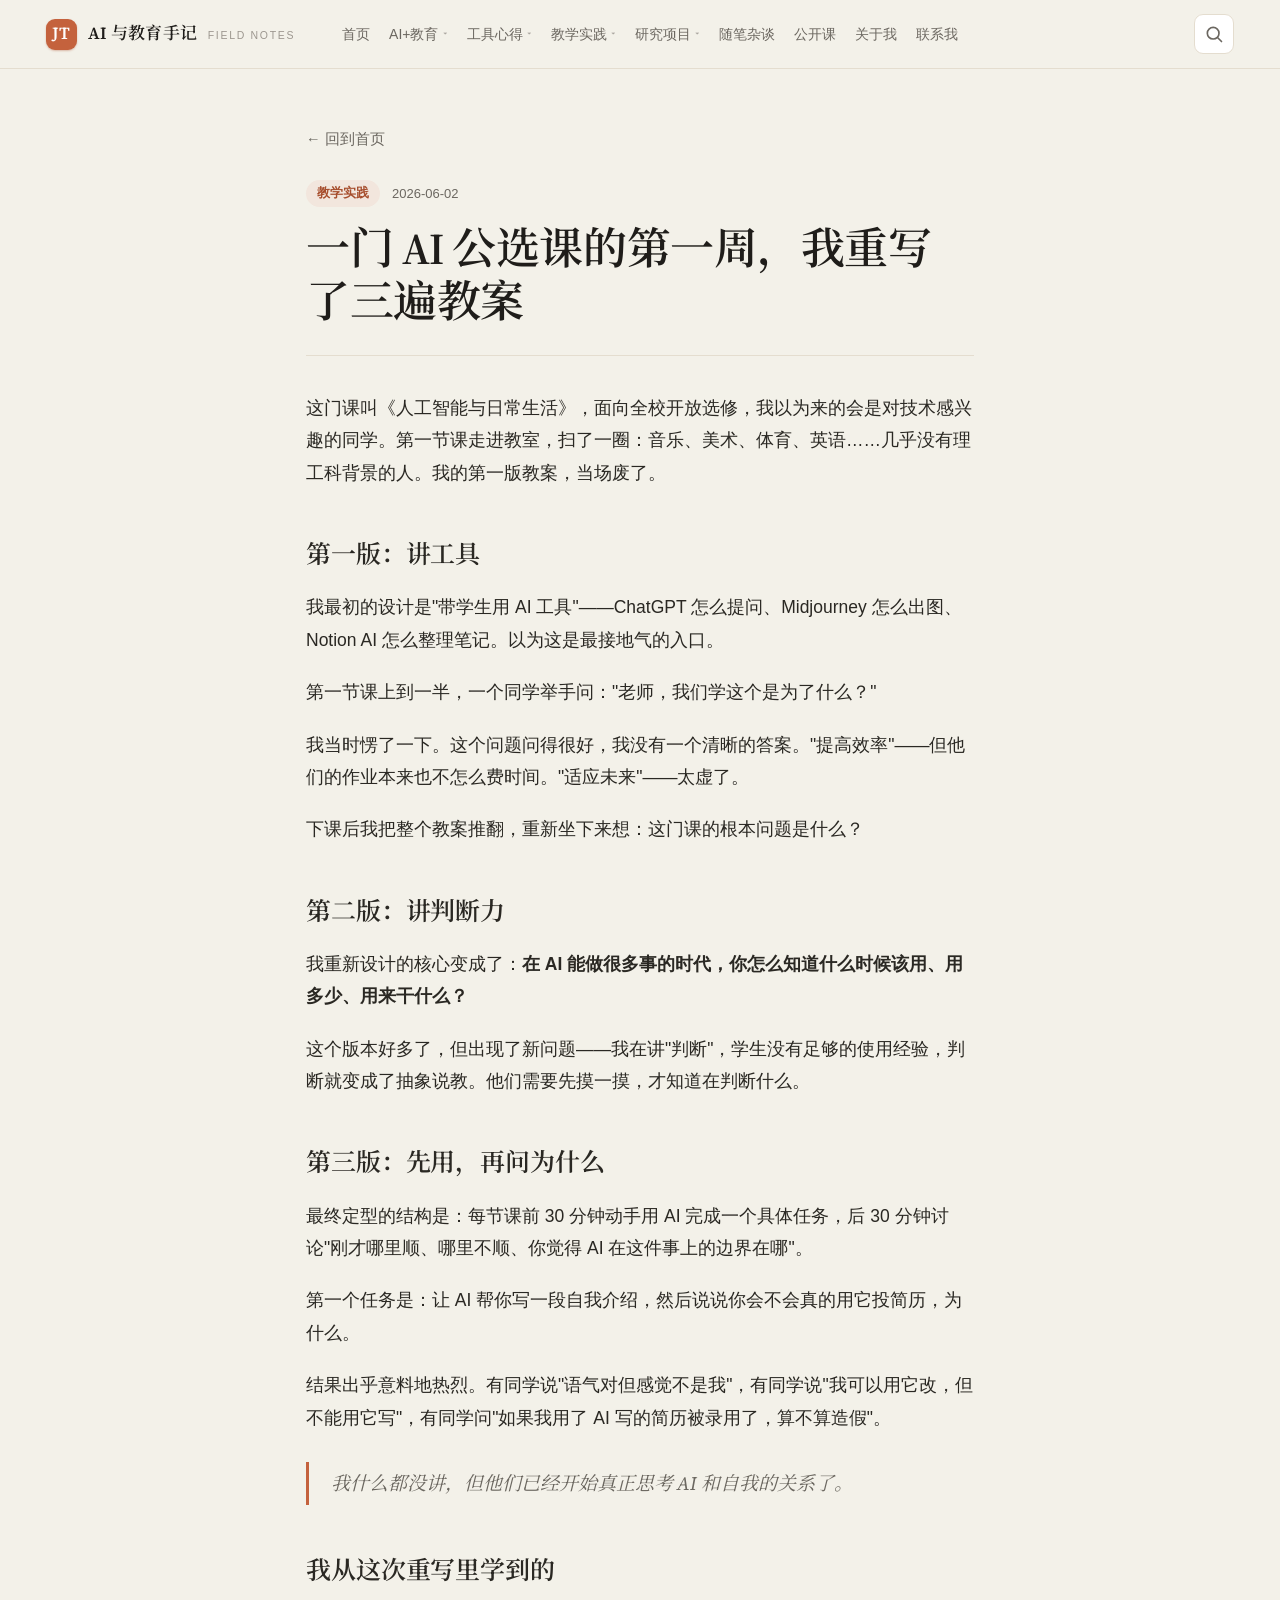
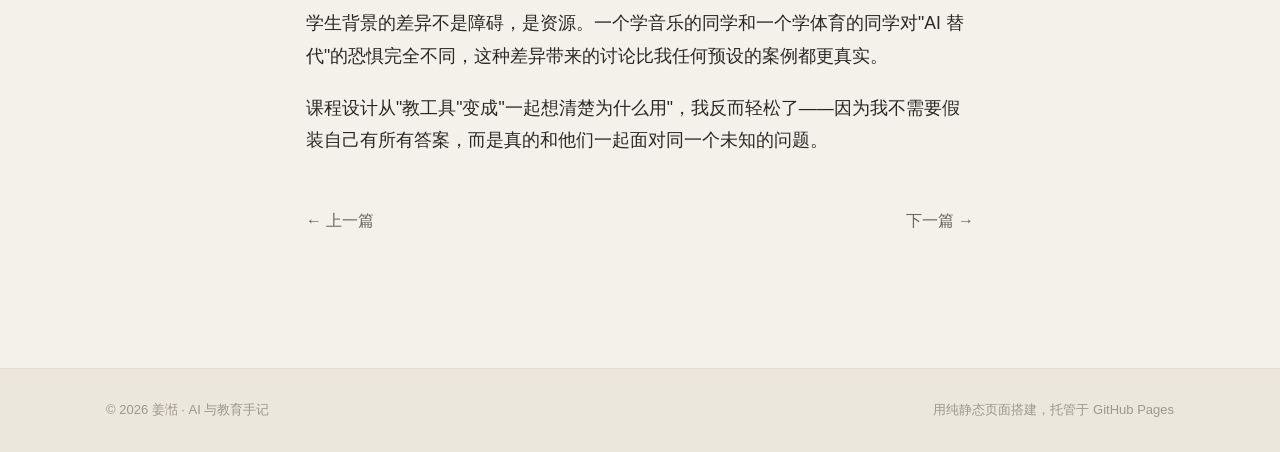
<file: posts/post-3.html>
<!DOCTYPE html>
<html lang="zh-CN">
<head>
<meta charset="UTF-8">
<meta name="viewport" content="width=device-width, initial-scale=1">
<title>一门 AI 公选课的第一周，我重写了三遍教案 · AI 与教育手记</title>
<link rel="stylesheet" href="../style.css">
</head>
<body>
<a class="skip" href="#main">跳到正文</a>
<header class="topbar">
  <div class="wrap topbar-inner">
    <a class="brand" href="../index.html">
      <span class="brand-mark">JT</span>
      <span class="brand-text">AI 与教育手记 <em>field notes</em></span>
    </a>
    <button class="nav-toggle" aria-label="展开菜单" aria-expanded="false">菜单</button>
    <nav class="nav" id="nav"></nav>
    <button class="search-btn" aria-label="搜索">
      <svg viewBox="0 0 24 24" width="20" height="20" fill="none" stroke="currentColor" stroke-width="2" stroke-linecap="round"><circle cx="11" cy="11" r="7"/><line x1="21" y1="21" x2="16.5" y2="16.5"/></svg>
    </button>
  </div>
</header>

<article class="article" id="main">
  <a class="article-back" href="../index.html">← 回到首页</a>
  <header class="article-head">
    <div class="card-meta"><span class="tag">教学实践</span><time>2026-06-02</time></div>
    <h1 class="article-title">一门 AI 公选课的第一周，我重写了三遍教案</h1>
  </header>
  <div class="article-body">
    <p>这门课叫《人工智能与日常生活》，面向全校开放选修，我以为来的会是对技术感兴趣的同学。第一节课走进教室，扫了一圈：音乐、美术、体育、英语……几乎没有理工科背景的人。我的第一版教案，当场废了。</p>

    <h2>第一版：讲工具</h2>
    <p>我最初的设计是"带学生用 AI 工具"——ChatGPT 怎么提问、Midjourney 怎么出图、Notion AI 怎么整理笔记。以为这是最接地气的入口。</p>
    <p>第一节课上到一半，一个同学举手问："老师，我们学这个是为了什么？"</p>
    <p>我当时愣了一下。这个问题问得很好，我没有一个清晰的答案。"提高效率"——但他们的作业本来也不怎么费时间。"适应未来"——太虚了。</p>
    <p>下课后我把整个教案推翻，重新坐下来想：这门课的根本问题是什么？</p>

    <h2>第二版：讲判断力</h2>
    <p>我重新设计的核心变成了：<strong>在 AI 能做很多事的时代，你怎么知道什么时候该用、用多少、用来干什么？</strong></p>
    <p>这个版本好多了，但出现了新问题——我在讲"判断"，学生没有足够的使用经验，判断就变成了抽象说教。他们需要先摸一摸，才知道在判断什么。</p>

    <h2>第三版：先用，再问为什么</h2>
    <p>最终定型的结构是：每节课前 30 分钟动手用 AI 完成一个具体任务，后 30 分钟讨论"刚才哪里顺、哪里不顺、你觉得 AI 在这件事上的边界在哪"。</p>
    <p>第一个任务是：让 AI 帮你写一段自我介绍，然后说说你会不会真的用它投简历，为什么。</p>
    <p>结果出乎意料地热烈。有同学说"语气对但感觉不是我"，有同学说"我可以用它改，但不能用它写"，有同学问"如果我用了 AI 写的简历被录用了，算不算造假"。</p>

    <blockquote>我什么都没讲，但他们已经开始真正思考 AI 和自我的关系了。</blockquote>

    <h2>我从这次重写里学到的</h2>
    <p>学生背景的差异不是障碍，是资源。一个学音乐的同学和一个学体育的同学对"AI 替代"的恐惧完全不同，这种差异带来的讨论比我任何预设的案例都更真实。</p>
    <p>课程设计从"教工具"变成"一起想清楚为什么用"，我反而轻松了——因为我不需要假装自己有所有答案，而是真的和他们一起面对同一个未知的问题。</p>
  </div>
</article>

<nav class="article-nav">
  <a href="post-2.html">← 上一篇</a>
  <a href="post-4.html">下一篇 →</a>
</nav>

<footer class="footer">
  <div class="wrap footer-inner">
    <span>© 2026 姜湉 · AI 与教育手记</span>
    <span>用纯静态页面搭建，托管于 GitHub Pages</span>
  </div>
</footer>
<script src="../data.js"></script>
<script src="../script.js"></script>
</body>
</html>
</file>
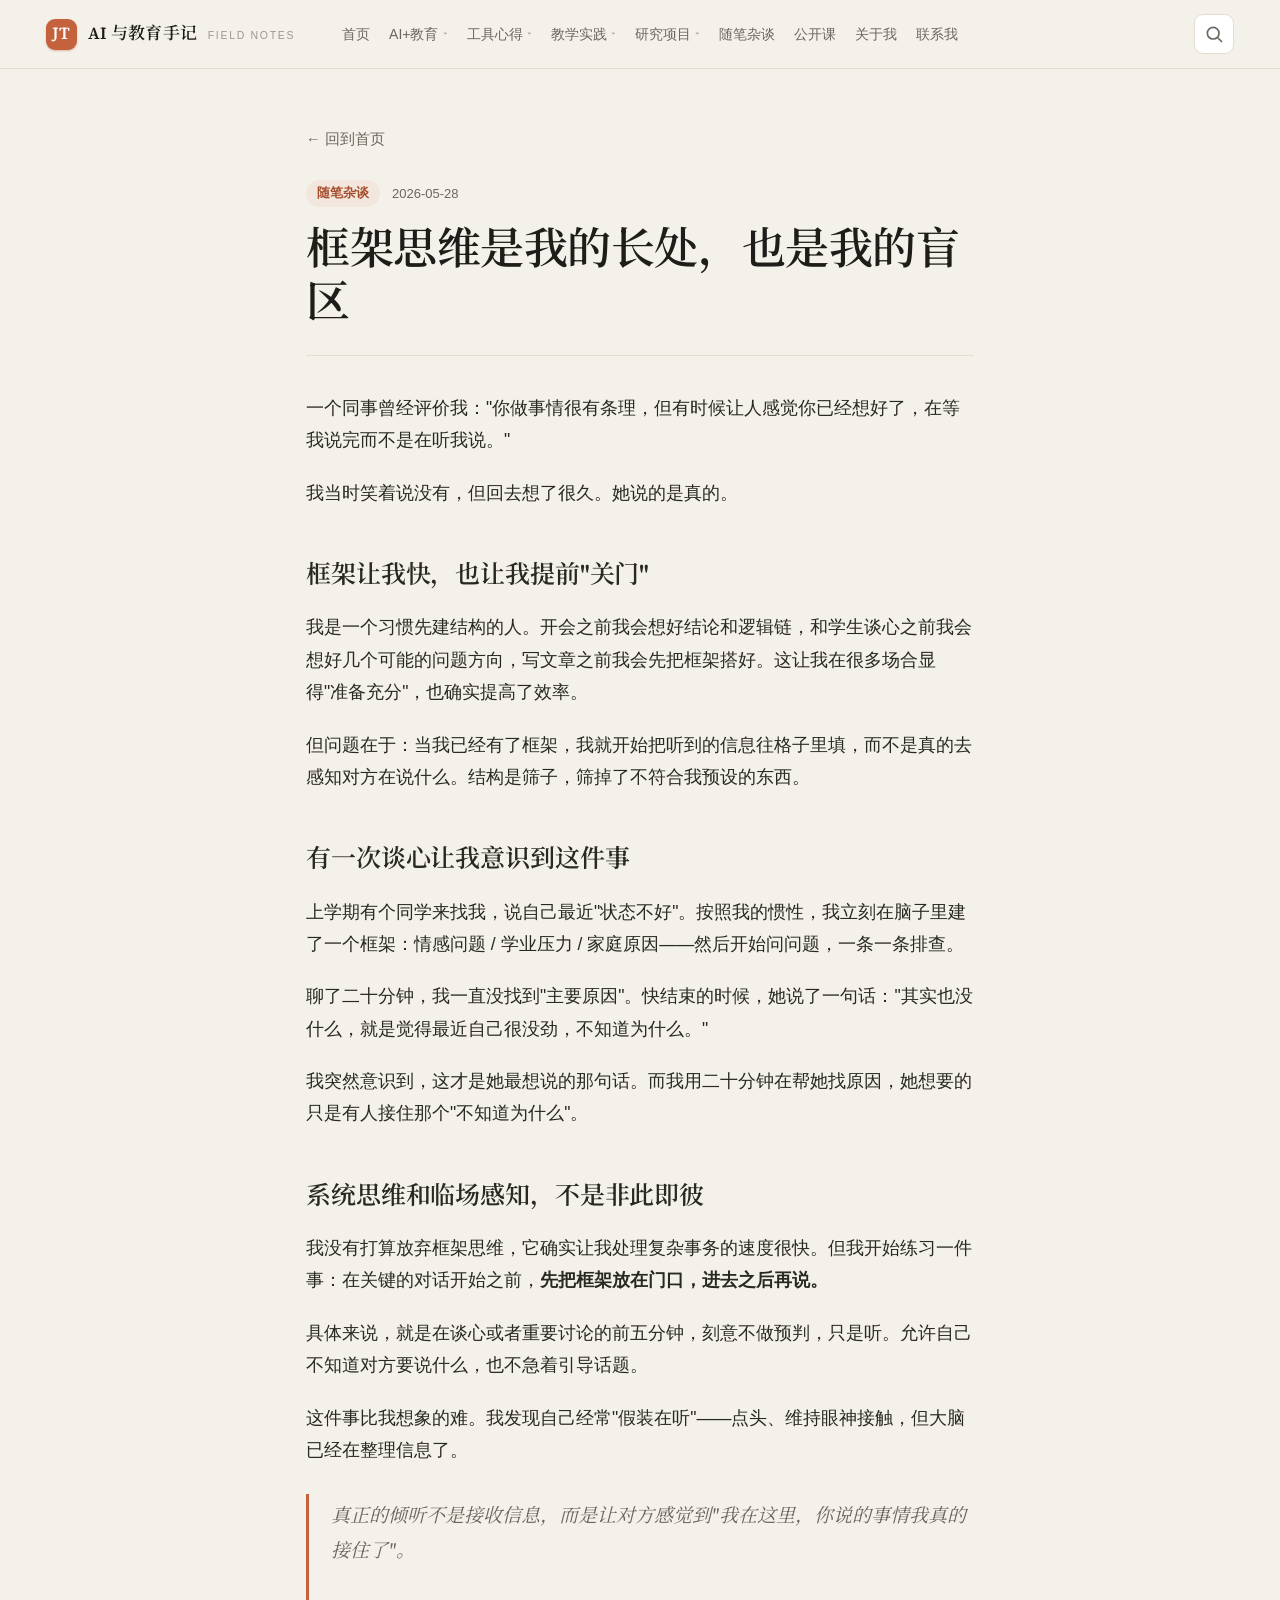
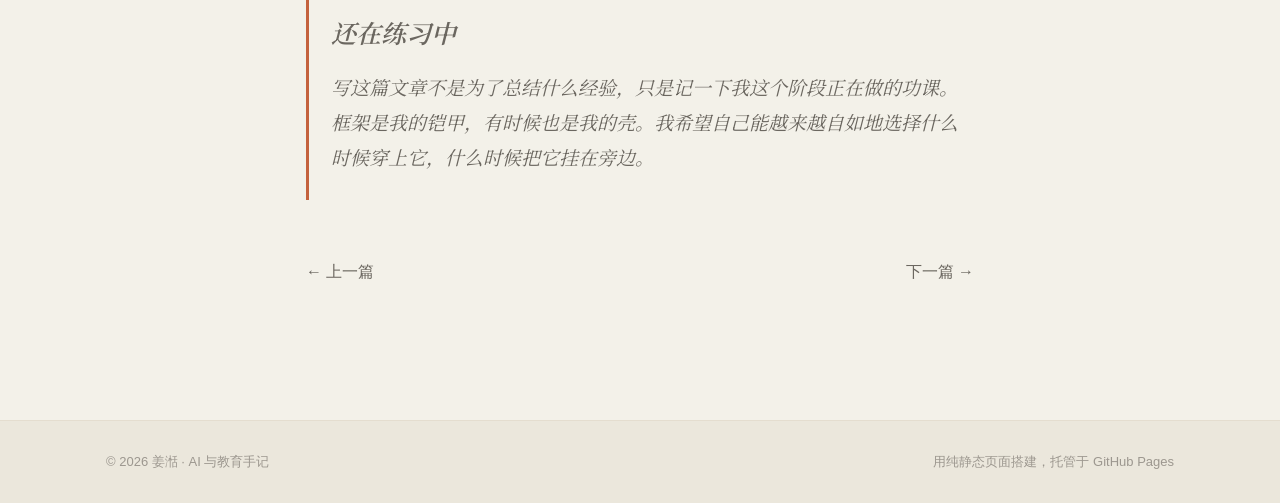
<file: posts/post-4.html>
<!DOCTYPE html>
<html lang="zh-CN">
<head>
<meta charset="UTF-8">
<meta name="viewport" content="width=device-width, initial-scale=1">
<title>框架思维是我的长处，也是我的盲区 · AI 与教育手记</title>
<link rel="stylesheet" href="../style.css">
</head>
<body>
<a class="skip" href="#main">跳到正文</a>
<header class="topbar">
  <div class="wrap topbar-inner">
    <a class="brand" href="../index.html">
      <span class="brand-mark">JT</span>
      <span class="brand-text">AI 与教育手记 <em>field notes</em></span>
    </a>
    <button class="nav-toggle" aria-label="展开菜单" aria-expanded="false">菜单</button>
    <nav class="nav" id="nav"></nav>
    <button class="search-btn" aria-label="搜索">
      <svg viewBox="0 0 24 24" width="20" height="20" fill="none" stroke="currentColor" stroke-width="2" stroke-linecap="round"><circle cx="11" cy="11" r="7"/><line x1="21" y1="21" x2="16.5" y2="16.5"/></svg>
    </button>
  </div>
</header>

<article class="article" id="main">
  <a class="article-back" href="../index.html">← 回到首页</a>
  <header class="article-head">
    <div class="card-meta"><span class="tag">随笔杂谈</span><time>2026-05-28</time></div>
    <h1 class="article-title">框架思维是我的长处，也是我的盲区</h1>
  </header>
  <div class="article-body">
    <p>一个同事曾经评价我："你做事情很有条理，但有时候让人感觉你已经想好了，在等我说完而不是在听我说。"</p>
    <p>我当时笑着说没有，但回去想了很久。她说的是真的。</p>

    <h2>框架让我快，也让我提前"关门"</h2>
    <p>我是一个习惯先建结构的人。开会之前我会想好结论和逻辑链，和学生谈心之前我会想好几个可能的问题方向，写文章之前我会先把框架搭好。这让我在很多场合显得"准备充分"，也确实提高了效率。</p>
    <p>但问题在于：当我已经有了框架，我就开始把听到的信息往格子里填，而不是真的去感知对方在说什么。结构是筛子，筛掉了不符合我预设的东西。</p>

    <h2>有一次谈心让我意识到这件事</h2>
    <p>上学期有个同学来找我，说自己最近"状态不好"。按照我的惯性，我立刻在脑子里建了一个框架：情感问题 / 学业压力 / 家庭原因——然后开始问问题，一条一条排查。</p>
    <p>聊了二十分钟，我一直没找到"主要原因"。快结束的时候，她说了一句话："其实也没什么，就是觉得最近自己很没劲，不知道为什么。"</p>
    <p>我突然意识到，这才是她最想说的那句话。而我用二十分钟在帮她找原因，她想要的只是有人接住那个"不知道为什么"。</p>

    <h2>系统思维和临场感知，不是非此即彼</h2>
    <p>我没有打算放弃框架思维，它确实让我处理复杂事务的速度很快。但我开始练习一件事：在关键的对话开始之前，<strong>先把框架放在门口，进去之后再说。</strong></p>
    <p>具体来说，就是在谈心或者重要讨论的前五分钟，刻意不做预判，只是听。允许自己不知道对方要说什么，也不急着引导话题。</p>
    <p>这件事比我想象的难。我发现自己经常"假装在听"——点头、维持眼神接触，但大脑已经在整理信息了。</p>

    <blockquote>真正的倾听不是接收信息，而是让对方感觉到"我在这里，你说的事情我真的接住了"。</blocktml:blockquote>

    <h2>还在练习中</h2>
    <p>写这篇文章不是为了总结什么经验，只是记一下我这个阶段正在做的功课。框架是我的铠甲，有时候也是我的壳。我希望自己能越来越自如地选择什么时候穿上它，什么时候把它挂在旁边。</p>
  </div>
</article>

<nav class="article-nav">
  <a href="post-3.html">← 上一篇</a>
  <a href="post-5.html">下一篇 →</a>
</nav>

<footer class="footer">
  <div class="wrap footer-inner">
    <span>© 2026 姜湉 · AI 与教育手记</span>
    <span>用纯静态页面搭建，托管于 GitHub Pages</span>
  </div>
</footer>
<script src="../data.js"></script>
<script src="../script.js"></script>
</body>
</html>
</file>
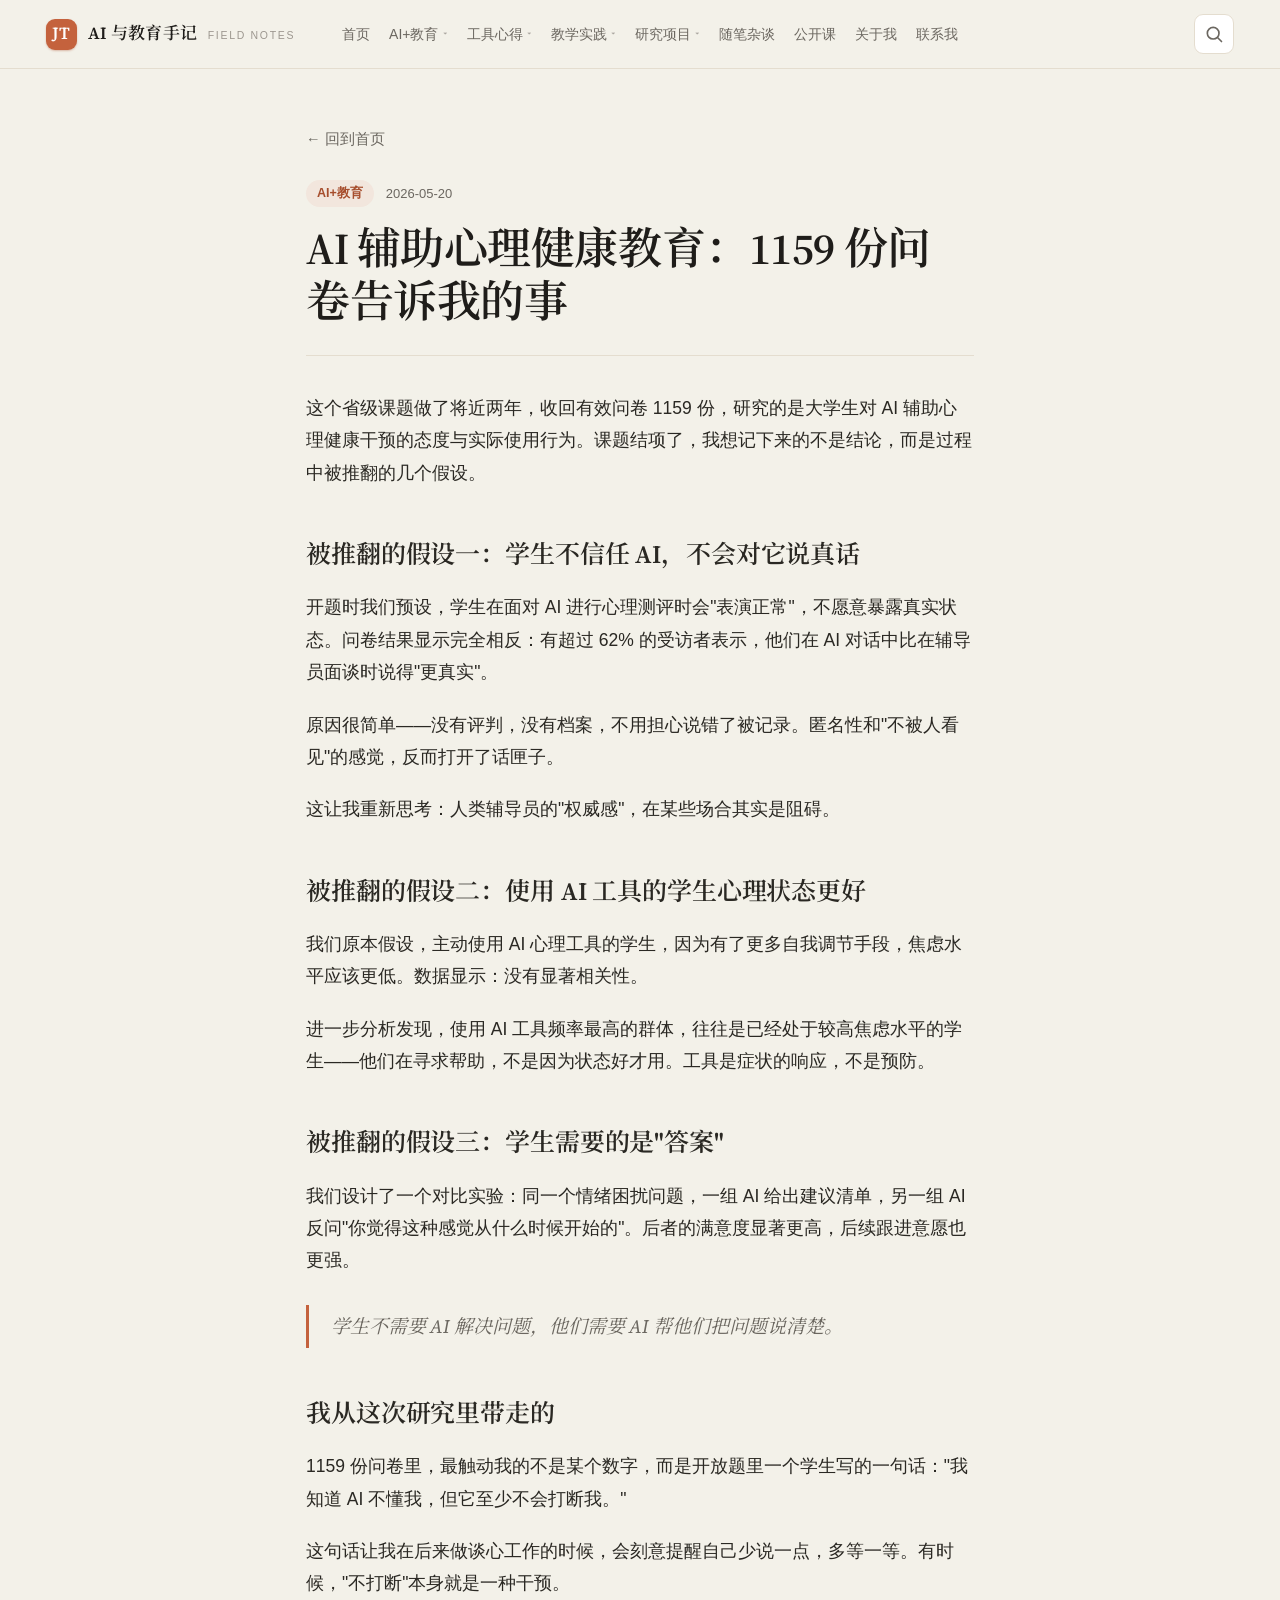
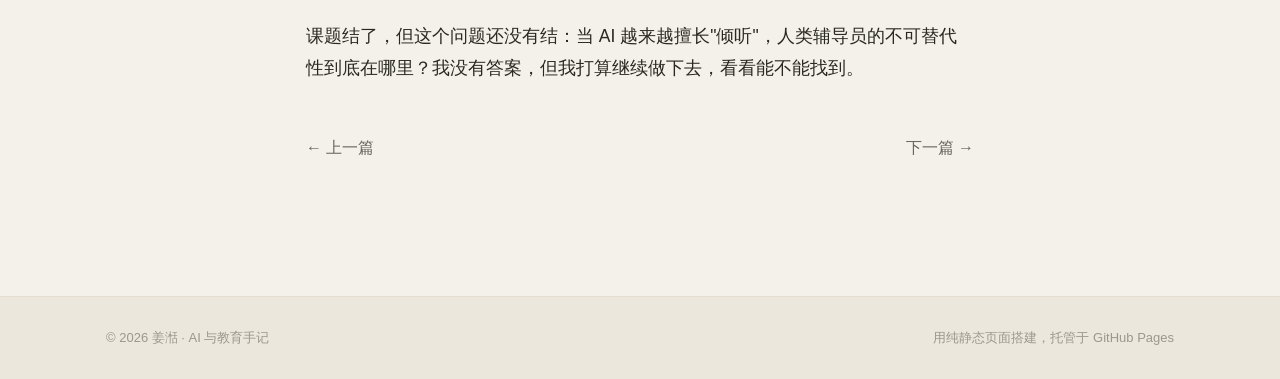
<file: posts/post-5.html>
<!DOCTYPE html>
<html lang="zh-CN">
<head>
<meta charset="UTF-8">
<meta name="viewport" content="width=device-width, initial-scale=1">
<title>AI 辅助心理健康教育：1159 份问卷告诉我的事 · AI 与教育手记</title>
<link rel="stylesheet" href="../style.css">
</head>
<body>
<a class="skip" href="#main">跳到正文</a>
<header class="topbar">
  <div class="wrap topbar-inner">
    <a class="brand" href="../index.html">
      <span class="brand-mark">JT</span>
      <span class="brand-text">AI 与教育手记 <em>field notes</em></span>
    </a>
    <button class="nav-toggle" aria-label="展开菜单" aria-expanded="false">菜单</button>
    <nav class="nav" id="nav"></nav>
    <button class="search-btn" aria-label="搜索">
      <svg viewBox="0 0 24 24" width="20" height="20" fill="none" stroke="currentColor" stroke-width="2" stroke-linecap="round"><circle cx="11" cy="11" r="7"/><line x1="21" y1="21" x2="16.5" y2="16.5"/></svg>
    </button>
  </div>
</header>

<article class="article" id="main">
  <a class="article-back" href="../index.html">← 回到首页</a>
  <header class="article-head">
    <div class="card-meta"><span class="tag">AI+教育</span><time>2026-05-20</time></div>
    <h1 class="article-title">AI 辅助心理健康教育：1159 份问卷告诉我的事</h1>
  </header>
  <div class="article-body">
    <p>这个省级课题做了将近两年，收回有效问卷 1159 份，研究的是大学生对 AI 辅助心理健康干预的态度与实际使用行为。课题结项了，我想记下来的不是结论，而是过程中被推翻的几个假设。</p>

    <h2>被推翻的假设一：学生不信任 AI，不会对它说真话</h2>
    <p>开题时我们预设，学生在面对 AI 进行心理测评时会"表演正常"，不愿意暴露真实状态。问卷结果显示完全相反：有超过 62% 的受访者表示，他们在 AI 对话中比在辅导员面谈时说得"更真实"。</p>
    <p>原因很简单——没有评判，没有档案，不用担心说错了被记录。匿名性和"不被人看见"的感觉，反而打开了话匣子。</p>
    <p>这让我重新思考：人类辅导员的"权威感"，在某些场合其实是阻碍。</p>

    <h2>被推翻的假设二：使用 AI 工具的学生心理状态更好</h2>
    <p>我们原本假设，主动使用 AI 心理工具的学生，因为有了更多自我调节手段，焦虑水平应该更低。数据显示：没有显著相关性。</p>
    <p>进一步分析发现，使用 AI 工具频率最高的群体，往往是已经处于较高焦虑水平的学生——他们在寻求帮助，不是因为状态好才用。工具是症状的响应，不是预防。</p>

    <h2>被推翻的假设三：学生需要的是"答案"</h2>
    <p>我们设计了一个对比实验：同一个情绪困扰问题，一组 AI 给出建议清单，另一组 AI 反问"你觉得这种感觉从什么时候开始的"。后者的满意度显著更高，后续跟进意愿也更强。</p>

    <blockquote>学生不需要 AI 解决问题，他们需要 AI 帮他们把问题说清楚。</blockquote>

    <h2>我从这次研究里带走的</h2>
    <p>1159 份问卷里，最触动我的不是某个数字，而是开放题里一个学生写的一句话："我知道 AI 不懂我，但它至少不会打断我。"</p>
    <p>这句话让我在后来做谈心工作的时候，会刻意提醒自己少说一点，多等一等。有时候，"不打断"本身就是一种干预。</p>
    <p>课题结了，但这个问题还没有结：当 AI 越来越擅长"倾听"，人类辅导员的不可替代性到底在哪里？我没有答案，但我打算继续做下去，看看能不能找到。</p>
  </div>
</article>

<nav class="article-nav">
  <a href="post-4.html">← 上一篇</a>
  <a href="post-6.html">下一篇 →</a>
</nav>

<footer class="footer">
  <div class="wrap footer-inner">
    <span>© 2026 姜湉 · AI 与教育手记</span>
    <span>用纯静态页面搭建，托管于 GitHub Pages</span>
  </div>
</footer>
<script src="../data.js"></script>
<script src="../script.js"></script>
</body>
</html>
</file>
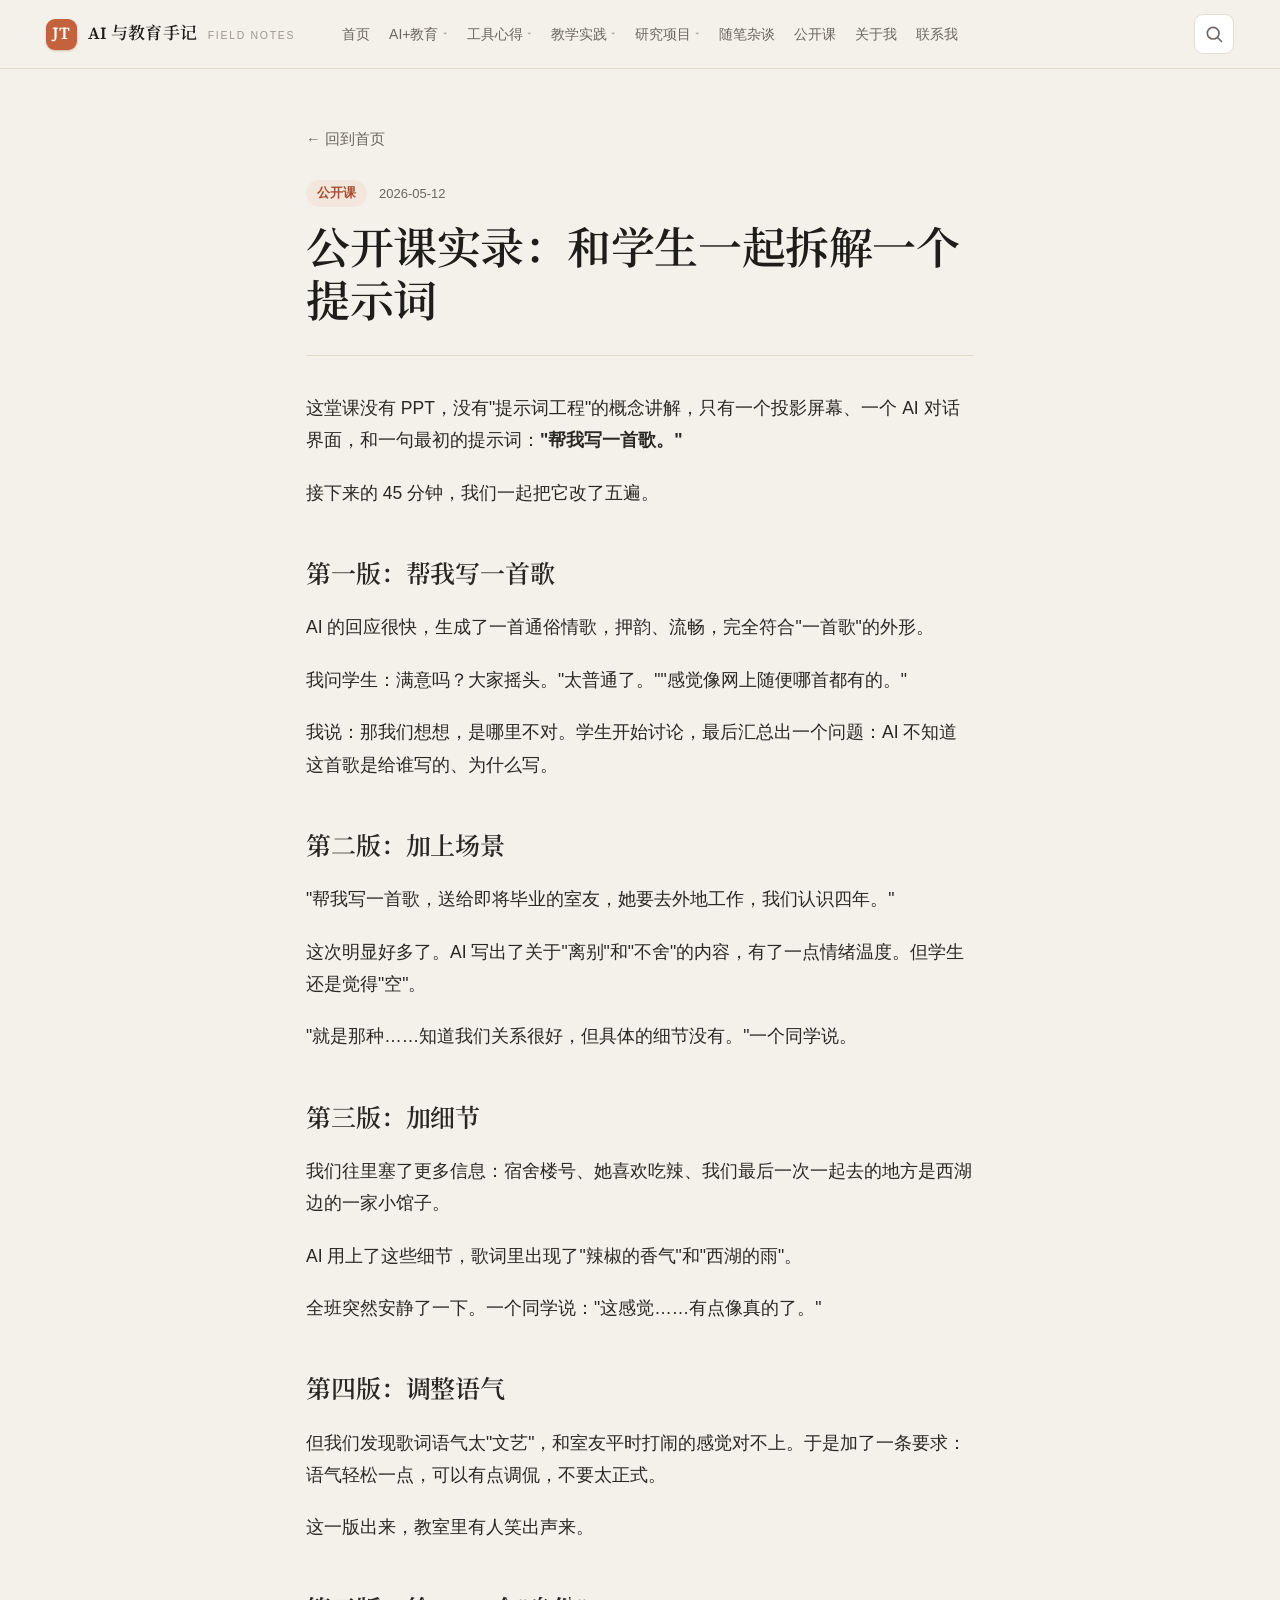
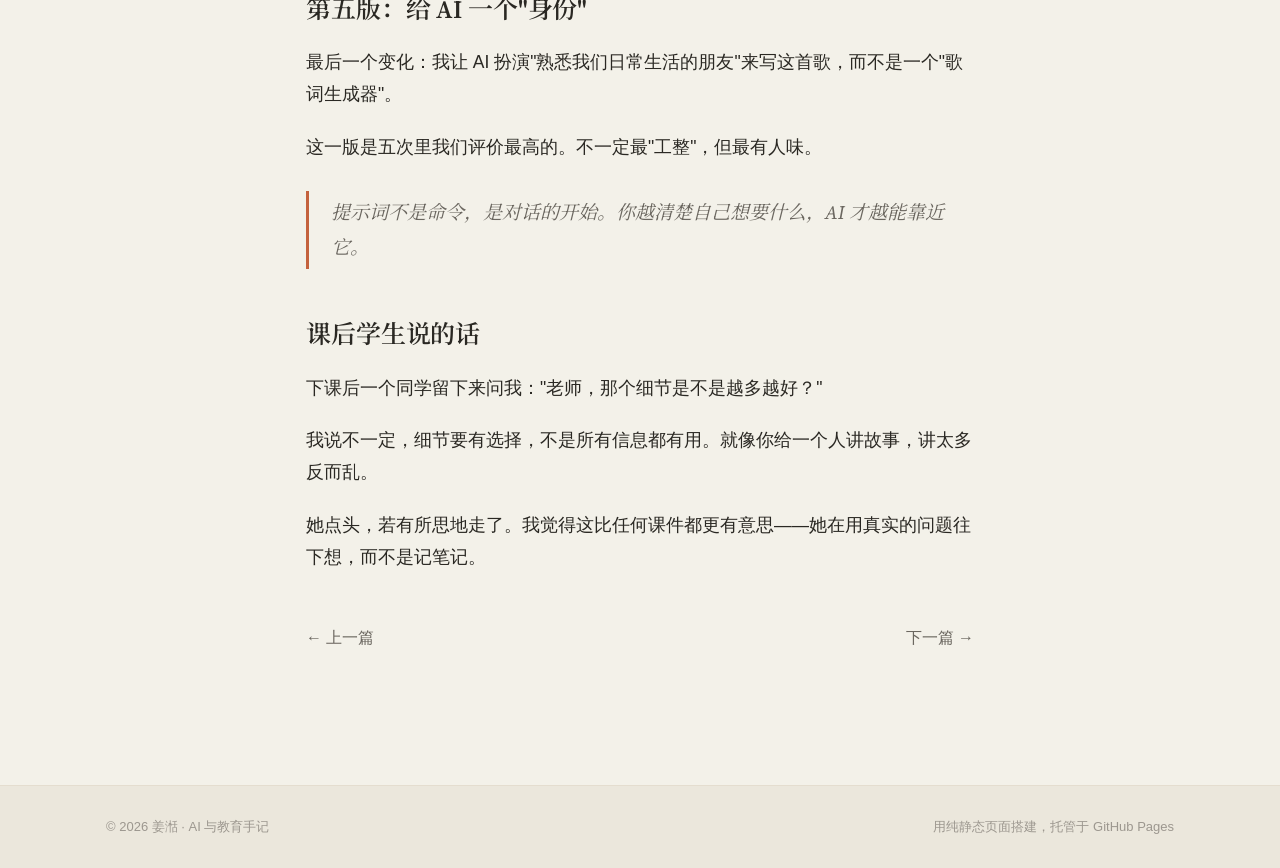
<file: posts/post-6.html>
<!DOCTYPE html>
<html lang="zh-CN">
<head>
<meta charset="UTF-8">
<meta name="viewport" content="width=device-width, initial-scale=1">
<title>公开课实录：和学生一起拆解一个提示词 · AI 与教育手记</title>
<link rel="stylesheet" href="../style.css">
</head>
<body>
<a class="skip" href="#main">跳到正文</a>
<header class="topbar">
  <div class="wrap topbar-inner">
    <a class="brand" href="../index.html">
      <span class="brand-mark">JT</span>
      <span class="brand-text">AI 与教育手记 <em>field notes</em></span>
    </a>
    <button class="nav-toggle" aria-label="展开菜单" aria-expanded="false">菜单</button>
    <nav class="nav" id="nav"></nav>
    <button class="search-btn" aria-label="搜索">
      <svg viewBox="0 0 24 24" width="20" height="20" fill="none" stroke="currentColor" stroke-width="2" stroke-linecap="round"><circle cx="11" cy="11" r="7"/><line x1="21" y1="21" x2="16.5" y2="16.5"/></svg>
    </button>
  </div>
</header>

<article class="article" id="main">
  <a class="article-back" href="../index.html">← 回到首页</a>
  <header class="article-head">
    <div class="card-meta"><span class="tag">公开课</span><time>2026-05-12</time></div>
    <h1 class="article-title">公开课实录：和学生一起拆解一个提示词</h1>
  </header>
  <div class="article-body">
    <p>这堂课没有 PPT，没有"提示词工程"的概念讲解，只有一个投影屏幕、一个 AI 对话界面，和一句最初的提示词：<strong>"帮我写一首歌。"</strong></p>
    <p>接下来的 45 分钟，我们一起把它改了五遍。</p>

    <h2>第一版：帮我写一首歌</h2>
    <p>AI 的回应很快，生成了一首通俗情歌，押韵、流畅，完全符合"一首歌"的外形。</p>
    <p>我问学生：满意吗？大家摇头。"太普通了。""感觉像网上随便哪首都有的。"</p>
    <p>我说：那我们想想，是哪里不对。学生开始讨论，最后汇总出一个问题：AI 不知道这首歌是给谁写的、为什么写。</p>

    <h2>第二版：加上场景</h2>
    <p>"帮我写一首歌，送给即将毕业的室友，她要去外地工作，我们认识四年。"</p>
    <p>这次明显好多了。AI 写出了关于"离别"和"不舍"的内容，有了一点情绪温度。但学生还是觉得"空"。</p>
    <p>"就是那种……知道我们关系很好，但具体的细节没有。"一个同学说。</p>

    <h2>第三版：加细节</h2>
    <p>我们往里塞了更多信息：宿舍楼号、她喜欢吃辣、我们最后一次一起去的地方是西湖边的一家小馆子。</p>
    <p>AI 用上了这些细节，歌词里出现了"辣椒的香气"和"西湖的雨"。</p>
    <p>全班突然安静了一下。一个同学说："这感觉……有点像真的了。"</p>

    <h2>第四版：调整语气</h2>
    <p>但我们发现歌词语气太"文艺"，和室友平时打闹的感觉对不上。于是加了一条要求：语气轻松一点，可以有点调侃，不要太正式。</p>
    <p>这一版出来，教室里有人笑出声来。</p>

    <h2>第五版：给 AI 一个"身份"</h2>
    <p>最后一个变化：我让 AI 扮演"熟悉我们日常生活的朋友"来写这首歌，而不是一个"歌词生成器"。</p>
    <p>这一版是五次里我们评价最高的。不一定最"工整"，但最有人味。</p>

    <blockquote>提示词不是命令，是对话的开始。你越清楚自己想要什么，AI 才越能靠近它。</blockquote>

    <h2>课后学生说的话</h2>
    <p>下课后一个同学留下来问我："老师，那个细节是不是越多越好？"</p>
    <p>我说不一定，细节要有选择，不是所有信息都有用。就像你给一个人讲故事，讲太多反而乱。</p>
    <p>她点头，若有所思地走了。我觉得这比任何课件都更有意思——她在用真实的问题往下想，而不是记笔记。</p>
  </div>
</article>

<nav class="article-nav">
  <a href="post-5.html">← 上一篇</a>
  <a href="post-7.html">下一篇 →</a>
</nav>

<footer class="footer">
  <div class="wrap footer-inner">
    <span>© 2026 姜湉 · AI 与教育手记</span>
    <span>用纯静态页面搭建，托管于 GitHub Pages</span>
  </div>
</footer>
<script src="../data.js"></script>
<script src="../script.js"></script>
</body>
</html>
</file>
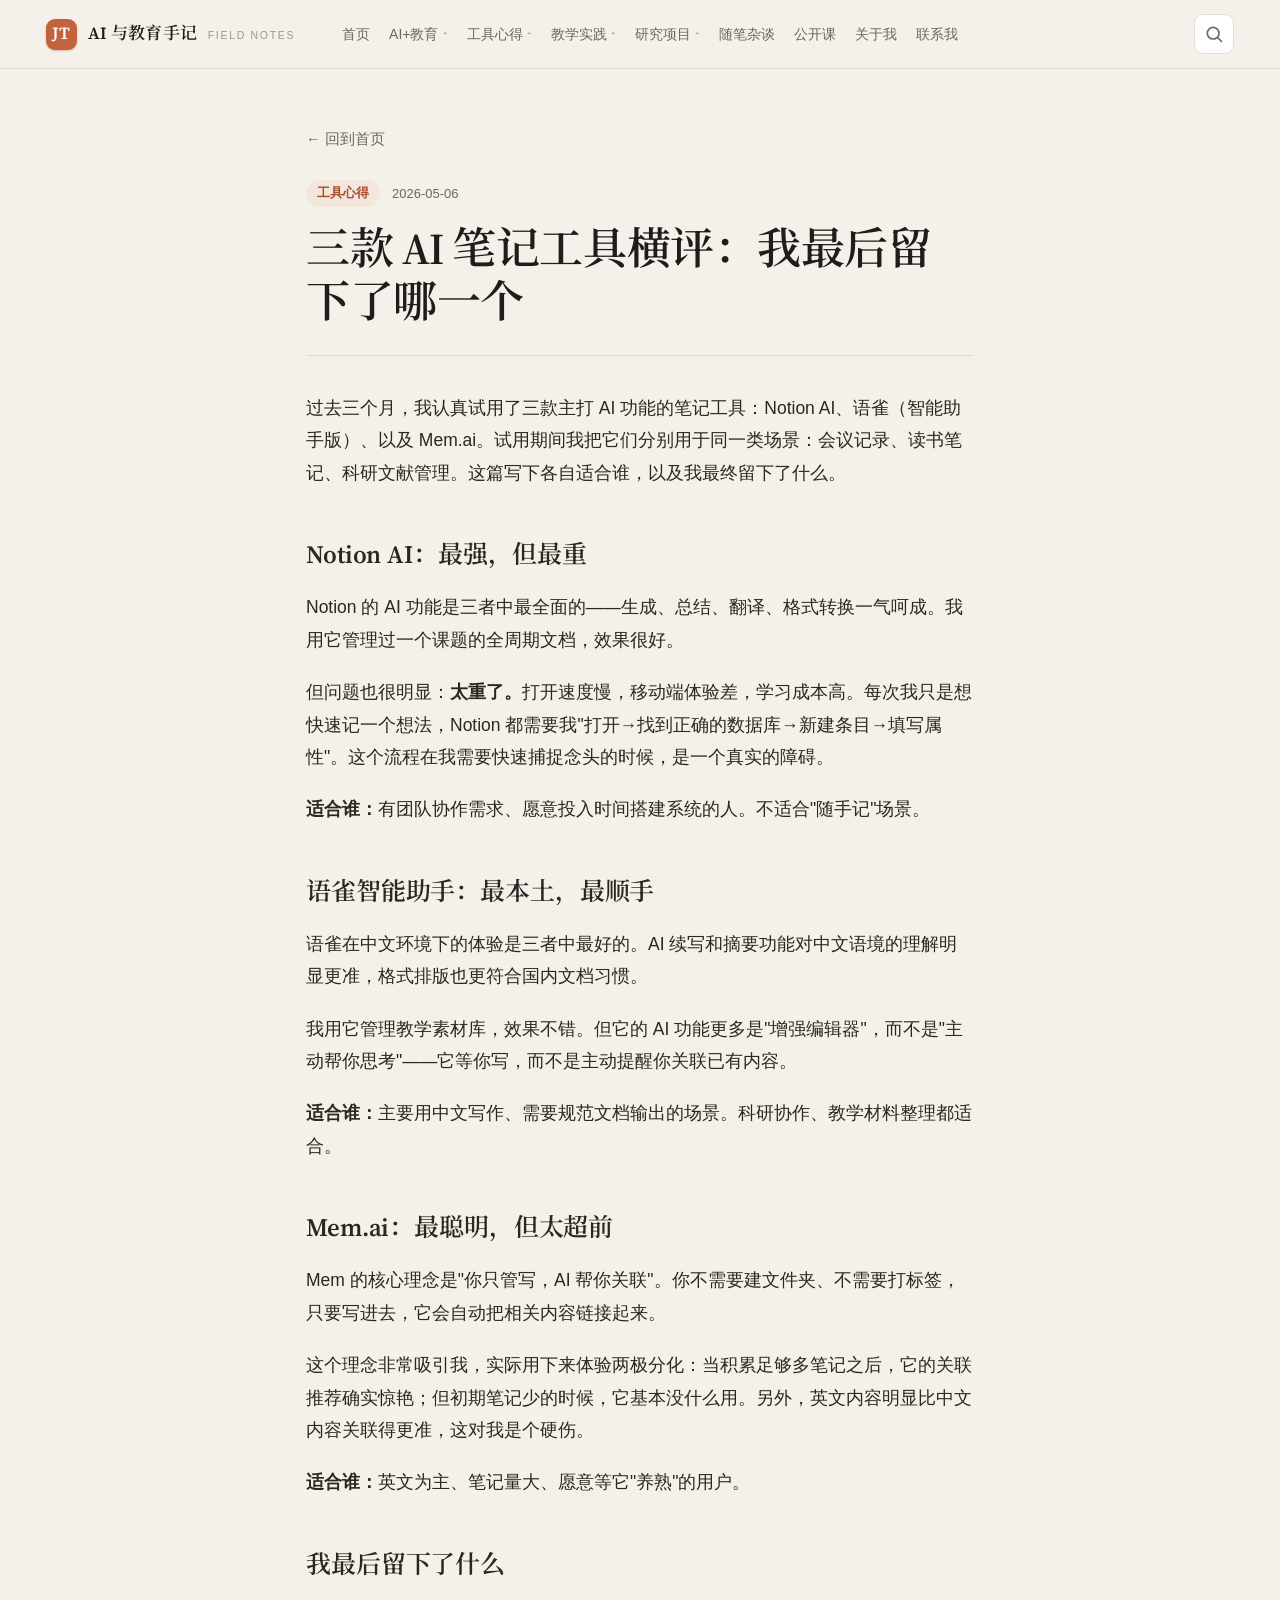
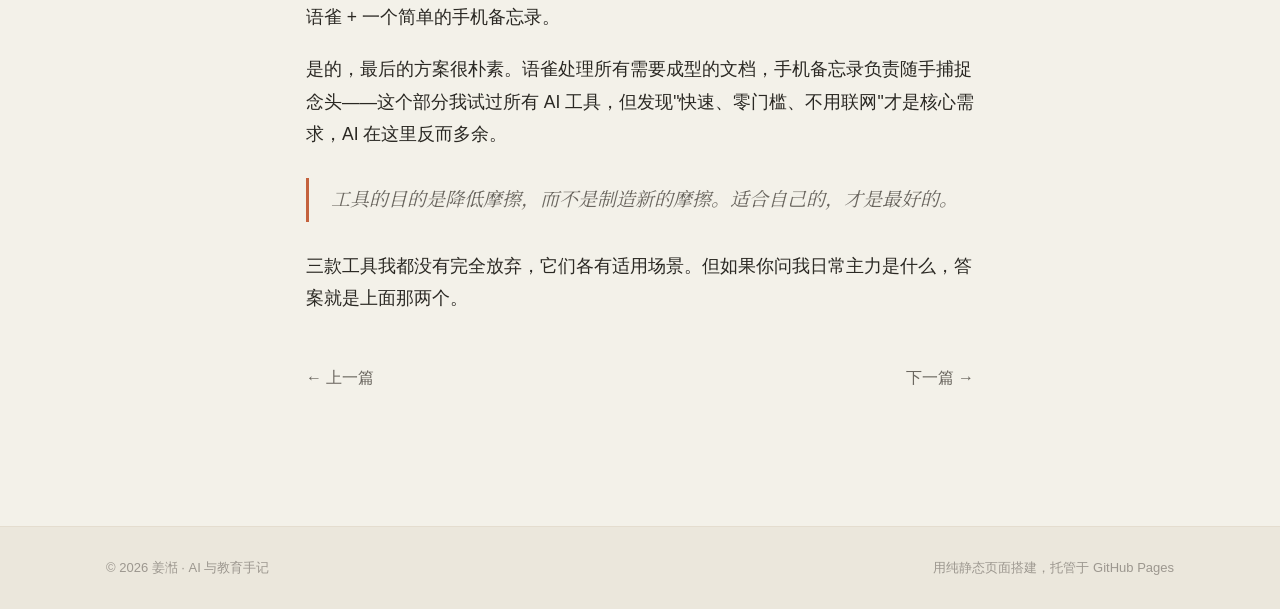
<file: posts/post-7.html>
<!DOCTYPE html>
<html lang="zh-CN">
<head>
<meta charset="UTF-8">
<meta name="viewport" content="width=device-width, initial-scale=1">
<title>三款 AI 笔记工具横评：我最后留下了哪一个 · AI 与教育手记</title>
<link rel="stylesheet" href="../style.css">
</head>
<body>
<a class="skip" href="#main">跳到正文</a>
<header class="topbar">
  <div class="wrap topbar-inner">
    <a class="brand" href="../index.html">
      <span class="brand-mark">JT</span>
      <span class="brand-text">AI 与教育手记 <em>field notes</em></span>
    </a>
    <button class="nav-toggle" aria-label="展开菜单" aria-expanded="false">菜单</button>
    <nav class="nav" id="nav"></nav>
    <button class="search-btn" aria-label="搜索">
      <svg viewBox="0 0 24 24" width="20" height="20" fill="none" stroke="currentColor" stroke-width="2" stroke-linecap="round"><circle cx="11" cy="11" r="7"/><line x1="21" y1="21" x2="16.5" y2="16.5"/></svg>
    </button>
  </div>
</header>

<article class="article" id="main">
  <a class="article-back" href="../index.html">← 回到首页</a>
  <header class="article-head">
    <div class="card-meta"><span class="tag">工具心得</span><time>2026-05-06</time></div>
    <h1 class="article-title">三款 AI 笔记工具横评：我最后留下了哪一个</h1>
  </header>
  <div class="article-body">
    <p>过去三个月，我认真试用了三款主打 AI 功能的笔记工具：Notion AI、语雀（智能助手版）、以及 Mem.ai。试用期间我把它们分别用于同一类场景：会议记录、读书笔记、科研文献管理。这篇写下各自适合谁，以及我最终留下了什么。</p>

    <h2>Notion AI：最强，但最重</h2>
    <p>Notion 的 AI 功能是三者中最全面的——生成、总结、翻译、格式转换一气呵成。我用它管理过一个课题的全周期文档，效果很好。</p>
    <p>但问题也很明显：<strong>太重了。</strong>打开速度慢，移动端体验差，学习成本高。每次我只是想快速记一个想法，Notion 都需要我"打开→找到正确的数据库→新建条目→填写属性"。这个流程在我需要快速捕捉念头的时候，是一个真实的障碍。</p>
    <p><strong>适合谁：</strong>有团队协作需求、愿意投入时间搭建系统的人。不适合"随手记"场景。</p>

    <h2>语雀智能助手：最本土，最顺手</h2>
    <p>语雀在中文环境下的体验是三者中最好的。AI 续写和摘要功能对中文语境的理解明显更准，格式排版也更符合国内文档习惯。</p>
    <p>我用它管理教学素材库，效果不错。但它的 AI 功能更多是"增强编辑器"，而不是"主动帮你思考"——它等你写，而不是主动提醒你关联已有内容。</p>
    <p><strong>适合谁：</strong>主要用中文写作、需要规范文档输出的场景。科研协作、教学材料整理都适合。</p>

    <h2>Mem.ai：最聪明，但太超前</h2>
    <p>Mem 的核心理念是"你只管写，AI 帮你关联"。你不需要建文件夹、不需要打标签，只要写进去，它会自动把相关内容链接起来。</p>
    <p>这个理念非常吸引我，实际用下来体验两极分化：当积累足够多笔记之后，它的关联推荐确实惊艳；但初期笔记少的时候，它基本没什么用。另外，英文内容明显比中文内容关联得更准，这对我是个硬伤。</p>
    <p><strong>适合谁：</strong>英文为主、笔记量大、愿意等它"养熟"的用户。</p>

    <h2>我最后留下了什么</h2>
    <p>语雀 + 一个简单的手机备忘录。</p>
    <p>是的，最后的方案很朴素。语雀处理所有需要成型的文档，手机备忘录负责随手捕捉念头——这个部分我试过所有 AI 工具，但发现"快速、零门槛、不用联网"才是核心需求，AI 在这里反而多余。</p>

    <blockquote>工具的目的是降低摩擦，而不是制造新的摩擦。适合自己的，才是最好的。</blockquote>

    <p>三款工具我都没有完全放弃，它们各有适用场景。但如果你问我日常主力是什么，答案就是上面那两个。</p>
  </div>
</article>

<nav class="article-nav">
  <a href="post-6.html">← 上一篇</a>
  <a href="post-8.html">下一篇 →</a>
</nav>

<footer class="footer">
  <div class="wrap footer-inner">
    <span>© 2026 姜湉 · AI 与教育手记</span>
    <span>用纯静态页面搭建，托管于 GitHub Pages</span>
  </div>
</footer>
<script src="../data.js"></script>
<script src="../script.js"></script>
</body>
</html>
</file>
<file: style.css>
@import url('https://fonts.googleapis.com/css2?family=Source+Serif+4:opsz,wght@8..60,400;8..60,500;8..60,600;8..60,700&family=Noto+Serif+SC:wght@500;600;700&display=swap');

:root{
  --ink:#1f1d1a;
  --ink-soft:#6b6760;
  --ink-faint:#9c978f;
  --paper:#f3f1e9;        /* Claude 暖纸底（略深，衬托白卡片）*/
  --paper-2:#ebe7dc;      /* 更深的暖纸色 */
  --card:#ffffff;
  --line:#e4ddcf;
  --line-soft:#ece6da;
  --accent:#c4623d;       /* Claude 陶土橙 */
  --accent-ink:#a64d2c;
  --accent-soft:#f2e6dd;  /* 暖橙色淡底 */
  --accent-tint:#f7efe8;
  --shadow:0 1px 2px rgba(31,29,26,.04);
  --shadow-lift:0 1px 3px rgba(31,29,26,.05),0 12px 30px rgba(31,29,26,.08);
  --radius:14px;
  --radius-lg:18px;
  --maxw:1120px;
  --serif:"Source Serif 4","Noto Serif SC","Songti SC",Georgia,serif;
  --sans:"PingFang SC","Noto Sans SC","Helvetica Neue",Arial,sans-serif;
}
*{box-sizing:border-box}
html{scroll-behavior:smooth}
body{
  margin:0;background:var(--paper);color:var(--ink);
  font-family:var(--sans);line-height:1.72;font-size:16px;
  -webkit-font-smoothing:antialiased;text-rendering:optimizeLegibility;
}
a{color:inherit;text-decoration:none}
.wrap{max-width:var(--maxw);margin:0 auto;padding:0 26px}
.skip{position:absolute;left:-9999px}
.skip:focus{left:16px;top:12px;background:var(--accent);color:#fff;padding:8px 14px;border-radius:8px;z-index:50}

/* ---- 顶栏 ---- */
.topbar{position:sticky;top:0;z-index:30;background:rgba(243,241,233,.82);
  backdrop-filter:saturate(1.3) blur(14px);border-bottom:1px solid var(--line)}
.topbar .wrap{max-width:1240px}
.topbar-inner{display:flex;align-items:center;gap:18px;height:68px}
.brand{display:flex;align-items:center;gap:11px;font-weight:600;font-size:17px;letter-spacing:.005em;flex:0 0 auto}
.brand-mark{display:grid;place-items:center;width:31px;height:31px;border-radius:9px;
  background:var(--accent);color:#fff;font-family:var(--serif);font-size:17px;font-weight:600;
  box-shadow:0 1px 2px rgba(166,77,44,.35)}
.brand-text{font-family:var(--serif);font-weight:600;white-space:nowrap}
.brand-text em{font-style:normal;color:var(--ink-faint);font-weight:400;font-size:10.5px;
  letter-spacing:.16em;text-transform:uppercase;margin-left:7px;font-family:var(--sans)}

/* ---- 导航 ---- */
.nav{margin-left:auto;display:flex;align-items:center;gap:1px;flex-wrap:nowrap}
.nav a{padding:8px 11px;border-radius:9px;color:var(--ink-soft);font-size:14.5px;white-space:nowrap;
  transition:background .15s,color .15s}
.nav a:hover{background:var(--accent-tint);color:var(--accent-ink)}
.nav a.is-active{color:var(--ink);font-weight:600}
.nav-toggle{display:none;margin-left:auto;border:1px solid var(--line);background:var(--card);
  padding:8px 12px;border-radius:9px;font-size:14px;cursor:pointer;color:var(--ink-soft)}

/* ---- Hero（首页顶部介绍）---- */
.hero{padding:96px 0 72px}
.hero-inner{max-width:780px}
.hero-eyebrow{margin:0 0 24px;font-size:12.5px;letter-spacing:.2em;color:var(--accent);
  text-transform:uppercase;font-weight:600;display:inline-flex;align-items:center;gap:9px}
.hero-eyebrow::before{content:"";width:24px;height:1.5px;background:var(--accent);display:inline-block}
.hero-title{margin:0 0 26px;font-family:var(--serif);font-weight:600;
  font-size:clamp(38px,5.6vw,60px);line-height:1.1;letter-spacing:-.015em;color:var(--ink)}
.hero-lead{max-width:620px;margin:0 0 34px;font-size:19px;color:var(--ink-soft);line-height:1.72}
.hero-actions{display:flex;gap:12px;flex-wrap:wrap;align-items:center}
.btn{display:inline-flex;align-items:center;gap:7px;padding:12px 22px;border-radius:9px;
  background:var(--accent);color:#fff;font-weight:600;font-size:15px;
  transition:background .15s,transform .12s,box-shadow .15s;box-shadow:var(--shadow)}
.btn:hover{background:var(--accent-ink);transform:translateY(-1px);box-shadow:var(--shadow-lift)}
.btn-ghost{background:transparent;color:var(--ink);border:1px solid var(--line);box-shadow:none}
.btn-ghost:hover{background:var(--card);border-color:var(--ink-faint);transform:translateY(-1px)}

/* ---- 卡片（通用横版）---- */
.card{display:grid;grid-template-columns:200px 1fr;gap:20px;background:var(--card);
  border:1px solid var(--line);border-radius:var(--radius);overflow:hidden;
  margin-bottom:22px;box-shadow:var(--shadow);transition:transform .18s,box-shadow .18s,border-color .18s}
.card:hover{transform:translateY(-2px);box-shadow:var(--shadow-lift);border-color:#d8cfbd}
.card-thumb{display:grid;place-items:center;min-height:148px;color:#fff;font-weight:600;
  font-family:var(--serif);font-size:16px;letter-spacing:.04em;background:var(--accent)}
.card-body{padding:18px 20px 18px 0}
.card-meta{display:flex;align-items:center;gap:12px;margin-bottom:8px;font-size:13px;color:var(--ink-soft)}
.tag{background:var(--accent-soft);color:var(--accent-ink);padding:3px 11px;border-radius:20px;font-weight:600;font-size:12.5px}
.card h3{margin:0 0 8px;font-family:var(--serif);font-size:20px;line-height:1.35}
.card h3 a:hover{color:var(--accent-ink)}
.card p{margin:0;color:var(--ink-soft);font-size:15px}

/* ---- 翻页 ---- */
.pager{display:flex;align-items:center;gap:8px;margin-top:40px}
.pager a,.pager-cur{min-width:40px;height:40px;display:grid;place-items:center;
  border-radius:9px;border:1px solid var(--line);background:var(--card);font-size:15px;
  color:var(--ink-soft);transition:border-color .15s,color .15s,background .15s}
.pager-cur{background:var(--accent);color:#fff;border-color:var(--accent);font-weight:600}
.pager a:hover{border-color:var(--accent);color:var(--accent-ink);background:var(--accent-tint)}
.pager-next{padding:0 16px;width:auto}

/* ---- 页脚 ---- */
.footer{border-top:1px solid var(--line);background:var(--paper-2);margin-top:64px}
.footer-inner{display:flex;justify-content:space-between;gap:14px;flex-wrap:wrap;
  padding:30px 26px;font-size:13px;color:var(--ink-faint)}

/* ---- 文章页 ---- */
.article{max-width:720px;margin:0 auto;padding:56px 26px 30px}
.article-head{margin-bottom:36px;padding-bottom:26px;border-bottom:1px solid var(--line)}
.article-head .card-meta{margin-bottom:16px}
.article-title{font-family:var(--serif);font-size:clamp(30px,4.8vw,44px);font-weight:600;
  line-height:1.2;letter-spacing:-.01em;margin:0}
.article-body{font-size:17.5px;color:#2a2823;line-height:1.85}
.article-body h2{font-family:var(--serif);font-size:25px;font-weight:600;margin:42px 0 14px;letter-spacing:-.005em}
.article-body h3{font-size:20px;margin:30px 0 10px}
.article-body p{margin:0 0 20px}
.article-body blockquote{margin:28px 0;padding:4px 0 4px 22px;border-left:3px solid var(--accent);
  color:var(--ink-soft);font-style:italic;font-family:var(--serif);font-size:19px}
.article-body ul{padding-left:22px}
.article-body li{margin-bottom:9px}
.article-body code{background:var(--paper-2);border:1px solid var(--line);border-radius:5px;
  padding:1px 6px;font-size:.88em;color:var(--accent-ink)}
.article-back{display:inline-flex;align-items:center;gap:6px;margin:0 0 28px;
  color:var(--ink-soft);font-weight:500;font-size:14.5px;transition:color .15s}
.article-back:hover{color:var(--accent-ink)}
.article-nav{max-width:720px;margin:0 auto;padding:0 26px 70px;
  display:flex;justify-content:space-between;gap:14px}
.article-nav a{color:var(--ink-soft);font-weight:500;transition:color .15s}
.article-nav a:hover{color:var(--accent-ink)}

/* ---- 关于页 ---- */
.about-page{max-width:720px;margin:0 auto;padding:64px 26px 70px}
.about-page h1{font-family:var(--serif);font-size:clamp(32px,5vw,46px);font-weight:600;
  letter-spacing:-.01em;margin:0 0 14px}
.about-page .lead{font-size:19px;color:var(--ink-soft);margin:0 0 36px;line-height:1.7}
.about-page h2{font-family:var(--serif);font-size:23px;font-weight:600;margin:40px 0 14px}
.about-page p{font-size:17.5px;color:#2a2823;margin:0 0 18px;line-height:1.8}
.about-page ul{font-size:17.5px;color:#2a2823;padding-left:22px;line-height:1.8}
.about-page li{margin-bottom:9px}

/* ---- 响应式 ---- */
@media(max-width:860px){
  .nav{position:absolute;top:66px;left:0;right:0;flex-direction:column;gap:0;
    background:var(--card);border-bottom:1px solid var(--line);padding:8px 26px;
    display:none;box-shadow:var(--shadow-lift)}
  .nav.open{display:flex}
  .nav a{padding:12px 6px;border-bottom:1px solid var(--line-soft)}
  .nav-toggle{display:block}
}
@media(max-width:520px){
  .card{grid-template-columns:1fr}
  .card-thumb{min-height:120px}
  .card-body{padding:0 18px 18px}
  .footer-inner{flex-direction:column;gap:6px}
  .hero{padding:54px 0 44px}
}
@media(prefers-reduced-motion:reduce){
  *{transition:none!important;scroll-behavior:auto}
}

/* ====== 网格首页（横向导航 + 三列卡片）====== */
.search-btn{display:grid;place-items:center;width:40px;height:40px;border-radius:9px;
  border:1px solid var(--line);background:var(--card);color:var(--ink-soft);cursor:pointer;
  flex:0 0 auto;transition:color .15s,border-color .15s,background .15s}
.search-btn:hover{color:var(--accent-ink);border-color:var(--accent);background:var(--accent-tint)}
.topbar-inner .nav{margin-left:20px;margin-right:auto;font-size:14px}
.topbar-inner .nav a{padding:8px 9px}
.topbar-inner .nav .nav-item>a{font-size:14px}

.grid-feed{padding:8px 0 10px}
.feed-bar{display:flex;align-items:baseline;justify-content:space-between;gap:16px;
  margin:0 0 28px;padding-bottom:16px;border-bottom:1px solid var(--line)}
.feed-bar h2{margin:0;font-family:var(--serif);font-size:21px;font-weight:600;letter-spacing:-.005em}
.feed-bar .feed-sub{font-size:13.5px;color:var(--ink-faint);letter-spacing:.02em}
.grid{display:grid;grid-template-columns:repeat(3,1fr);gap:30px 28px}
.gcard{background:var(--card);border:1px solid var(--line);border-radius:var(--radius);
  padding:18px 18px 16px;box-shadow:var(--shadow);
  transition:transform .18s,box-shadow .18s,border-color .18s;display:flex;flex-direction:column}
.gcard:hover{transform:translateY(-3px);box-shadow:var(--shadow-lift);border-color:#d8cfbd}
.gcard > a{display:flex;flex-direction:column}
.gcard-img{order:-1;display:grid;place-items:end start;height:160px;border-radius:11px;overflow:hidden;
  color:#fff;font-family:var(--serif);font-weight:600;font-size:15px;padding:15px;margin-bottom:17px;
  box-shadow:inset 0 -54px 70px rgba(31,18,8,.16)}
.gcard-img em{font-style:normal;background:rgba(0,0,0,.16);backdrop-filter:blur(2px);
  padding:4px 12px;border-radius:20px;font-size:12.5px;letter-spacing:.04em;white-space:nowrap}
/* Claude 风格抽象封面（暖色底 + 几何图案）*/
.g1{background:#c98a5e url("data:image/svg+xml,%3Csvg%20xmlns%3D%27http%3A%2F%2Fwww.w3.org%2F2000%2Fsvg%27%20viewBox%3D%270%200%20400%20240%27%20preserveAspectRatio%3D%27xMidYMid%20slice%27%3E%3Crect%20width%3D%27400%27%20height%3D%27240%27%20fill%3D%27%23c98a5e%27%2F%3E%3Cg%20fill%3D%27none%27%20stroke%3D%27rgba(255%2C255%2C255%2C.32)%27%20stroke-width%3D%272.5%27%3E%3Ccircle%20cx%3D%27300%27%20cy%3D%2770%27%20r%3D%2796%27%2F%3E%3Ccircle%20cx%3D%27300%27%20cy%3D%2770%27%20r%3D%2764%27%2F%3E%3C%2Fg%3E%3Ccircle%20cx%3D%27300%27%20cy%3D%2770%27%20r%3D%2734%27%20fill%3D%27rgba(255%2C255%2C255%2C.22)%27%2F%3E%3Ccircle%20cx%3D%27396%27%20cy%3D%2770%27%20r%3D%279%27%20fill%3D%27rgba(255%2C255%2C255%2C.85)%27%2F%3E%3Ccircle%20cx%3D%27300%27%20cy%3D%276%27%20r%3D%276%27%20fill%3D%27rgba(255%2C255%2C255%2C.55)%27%2F%3E%3Ccircle%20cx%3D%2770%27%20cy%3D%27200%27%20r%3D%2740%27%20fill%3D%27rgba(40%2C22%2C10%2C.07)%27%2F%3E%3C%2Fsvg%3E") center/cover no-repeat}  /* 陶土 */
.g2{background:#b78a5a url("data:image/svg+xml,%3Csvg%20xmlns%3D%27http%3A%2F%2Fwww.w3.org%2F2000%2Fsvg%27%20viewBox%3D%270%200%20400%20240%27%20preserveAspectRatio%3D%27xMidYMid%20slice%27%3E%3Crect%20width%3D%27400%27%20height%3D%27240%27%20fill%3D%27%23b78a5a%27%2F%3E%3Ccircle%20cx%3D%2746%27%20cy%3D%2770%27%20r%3D%278.0%27%20fill%3D%27rgba(255%2C255%2C255%2C0.37)%27%2F%3E%3Ccircle%20cx%3D%27108%27%20cy%3D%2770%27%20r%3D%279.2%27%20fill%3D%27rgba(255%2C255%2C255%2C0.64)%27%2F%3E%3Ccircle%20cx%3D%27170%27%20cy%3D%2770%27%20r%3D%2710.9%27%20fill%3D%27rgba(255%2C255%2C255%2C0.34)%27%2F%3E%3Ccircle%20cx%3D%27232%27%20cy%3D%2770%27%20r%3D%275.3%27%20fill%3D%27rgba(255%2C255%2C255%2C0.44)%27%2F%3E%3Ccircle%20cx%3D%27294%27%20cy%3D%2770%27%20r%3D%2710.9%27%20fill%3D%27rgba(255%2C255%2C255%2C0.64)%27%2F%3E%3Ccircle%20cx%3D%27356%27%20cy%3D%2770%27%20r%3D%275.3%27%20fill%3D%27rgba(255%2C255%2C255%2C0.63)%27%2F%3E%3Ccircle%20cx%3D%2746%27%20cy%3D%27125%27%20r%3D%275.3%27%20fill%3D%27rgba(255%2C255%2C255%2C0.38)%27%2F%3E%3Ccircle%20cx%3D%27108%27%20cy%3D%27125%27%20r%3D%279.3%27%20fill%3D%27rgba(255%2C255%2C255%2C0.38)%27%2F%3E%3Ccircle%20cx%3D%27170%27%20cy%3D%27125%27%20r%3D%2710.9%27%20fill%3D%27rgba(255%2C255%2C255%2C0.27)%27%2F%3E%3Ccircle%20cx%3D%27232%27%20cy%3D%27125%27%20r%3D%277.0%27%20fill%3D%27rgba(255%2C255%2C255%2C0.30)%27%2F%3E%3Ccircle%20cx%3D%27294%27%20cy%3D%27125%27%20r%3D%278.5%27%20fill%3D%27rgba(255%2C255%2C255%2C0.22)%27%2F%3E%3Ccircle%20cx%3D%27356%27%20cy%3D%27125%27%20r%3D%276.1%27%20fill%3D%27rgba(255%2C255%2C255%2C0.47)%27%2F%3E%3Ccircle%20cx%3D%2746%27%20cy%3D%27180%27%20r%3D%278.7%27%20fill%3D%27rgba(255%2C255%2C255%2C0.69)%27%2F%3E%3Ccircle%20cx%3D%27108%27%20cy%3D%27180%27%20r%3D%277.9%27%20fill%3D%27rgba(255%2C255%2C255%2C0.40)%27%2F%3E%3Ccircle%20cx%3D%27170%27%20cy%3D%27180%27%20r%3D%2710.8%27%20fill%3D%27rgba(255%2C255%2C255%2C0.34)%27%2F%3E%3Ccircle%20cx%3D%27232%27%20cy%3D%27180%27%20r%3D%277.8%27%20fill%3D%27rgba(255%2C255%2C255%2C0.67)%27%2F%3E%3Ccircle%20cx%3D%27294%27%20cy%3D%27180%27%20r%3D%277.0%27%20fill%3D%27rgba(255%2C255%2C255%2C0.26)%27%2F%3E%3Ccircle%20cx%3D%27356%27%20cy%3D%27180%27%20r%3D%278.3%27%20fill%3D%27rgba(255%2C255%2C255%2C0.55)%27%2F%3E%3C%2Fsvg%3E") center/cover no-repeat}  /* 暖棕 */
.g3{background:#7e93ab url("data:image/svg+xml,%3Csvg%20xmlns%3D%27http%3A%2F%2Fwww.w3.org%2F2000%2Fsvg%27%20viewBox%3D%270%200%20400%20240%27%20preserveAspectRatio%3D%27xMidYMid%20slice%27%3E%3Crect%20width%3D%27400%27%20height%3D%27240%27%20fill%3D%27%237e93ab%27%2F%3E%3Cpath%20d%3D%27M130%20250%20A70%2070%200%200%201%20270%20250%27%20fill%3D%27none%27%20stroke%3D%27rgba(255%2C255%2C255%2C0.34)%27%20stroke-width%3D%272.5%27%2F%3E%3Cpath%20d%3D%27M96%20250%20A104%20104%200%200%201%20304%20250%27%20fill%3D%27none%27%20stroke%3D%27rgba(255%2C255%2C255%2C0.29)%27%20stroke-width%3D%272.5%27%2F%3E%3Cpath%20d%3D%27M62%20250%20A138%20138%200%200%201%20338%20250%27%20fill%3D%27none%27%20stroke%3D%27rgba(255%2C255%2C255%2C0.24)%27%20stroke-width%3D%272.5%27%2F%3E%3Cpath%20d%3D%27M28%20250%20A172%20172%200%200%201%20372%20250%27%20fill%3D%27none%27%20stroke%3D%27rgba(255%2C255%2C255%2C0.19)%27%20stroke-width%3D%272.5%27%2F%3E%3Cpath%20d%3D%27M-6%20250%20A206%20206%200%200%201%20406%20250%27%20fill%3D%27none%27%20stroke%3D%27rgba(255%2C255%2C255%2C0.14)%27%20stroke-width%3D%272.5%27%2F%3E%3Ccircle%20cx%3D%27200%27%20cy%3D%27250%27%20r%3D%2714%27%20fill%3D%27rgba(255%2C255%2C255%2C.5)%27%2F%3E%3C%2Fsvg%3E") center/cover no-repeat}  /* 灰蓝 */
.g4{background:#9a7c93 url("data:image/svg+xml,%3Csvg%20xmlns%3D%27http%3A%2F%2Fwww.w3.org%2F2000%2Fsvg%27%20viewBox%3D%270%200%20400%20240%27%20preserveAspectRatio%3D%27xMidYMid%20slice%27%3E%3Crect%20width%3D%27400%27%20height%3D%27240%27%20fill%3D%27%239a7c93%27%2F%3E%3Ccircle%20cx%3D%27220%27%20cy%3D%27120%27%20r%3D%2786%27%20fill%3D%27rgba(255%2C255%2C255%2C.26)%27%2F%3E%3Ccircle%20cx%3D%27258%27%20cy%3D%27104%27%20r%3D%2776%27%20fill%3D%27%239a7c93%27%2F%3E%3Ccircle%20cx%3D%27110%27%20cy%3D%2770%27%20r%3D%275%27%20fill%3D%27rgba(255%2C255%2C255%2C.7)%27%2F%3E%3Ccircle%20cx%3D%2790%27%20cy%3D%27120%27%20r%3D%273.5%27%20fill%3D%27rgba(255%2C255%2C255%2C.55)%27%2F%3E%3Ccircle%20cx%3D%27140%27%20cy%3D%27180%27%20r%3D%274%27%20fill%3D%27rgba(255%2C255%2C255%2C.5)%27%2F%3E%3C%2Fsvg%3E") center/cover no-repeat}  /* 黛紫 */
.g5{background:#c07658 url("data:image/svg+xml,%3Csvg%20xmlns%3D%27http%3A%2F%2Fwww.w3.org%2F2000%2Fsvg%27%20viewBox%3D%270%200%20400%20240%27%20preserveAspectRatio%3D%27xMidYMid%20slice%27%3E%3Crect%20width%3D%27400%27%20height%3D%27240%27%20fill%3D%27%23c07658%27%2F%3E%3Cg%20fill%3D%27none%27%20stroke%3D%27rgba(255%2C255%2C255%2C.4)%27%20stroke-width%3D%272.5%27%3E%3Ccircle%20cx%3D%27160%27%20cy%3D%27120%27%20r%3D%2772%27%2F%3E%3Ccircle%20cx%3D%27250%27%20cy%3D%27120%27%20r%3D%2772%27%2F%3E%3C%2Fg%3E%3Cpath%20d%3D%27M205%2064%20a72%2072%200%200%201%200%20112%20a72%2072%200%200%201%200%20-112%27%20fill%3D%27rgba(255%2C255%2C255%2C.18)%27%2F%3E%3C%2Fsvg%3E") center/cover no-repeat}  /* 赭红 */
.g6{background:#789285 url("data:image/svg+xml,%3Csvg%20xmlns%3D%27http%3A%2F%2Fwww.w3.org%2F2000%2Fsvg%27%20viewBox%3D%270%200%20400%20240%27%20preserveAspectRatio%3D%27xMidYMid%20slice%27%3E%3Crect%20width%3D%27400%27%20height%3D%27240%27%20fill%3D%27%23789285%27%2F%3E%3Cpath%20d%3D%27M-10%2070%20q60%20-26%20120%200%20t120%200%20t120%200%20t120%200%27%20fill%3D%27none%27%20stroke%3D%27rgba(255%2C255%2C255%2C0.40)%27%20stroke-width%3D%272.5%27%2F%3E%3Cpath%20d%3D%27M-10%20106%20q60%20-26%20120%200%20t120%200%20t120%200%20t120%200%27%20fill%3D%27none%27%20stroke%3D%27rgba(255%2C255%2C255%2C0.33)%27%20stroke-width%3D%272.5%27%2F%3E%3Cpath%20d%3D%27M-10%20142%20q60%20-26%20120%200%20t120%200%20t120%200%20t120%200%27%20fill%3D%27none%27%20stroke%3D%27rgba(255%2C255%2C255%2C0.26)%27%20stroke-width%3D%272.5%27%2F%3E%3Cpath%20d%3D%27M-10%20178%20q60%20-26%20120%200%20t120%200%20t120%200%20t120%200%27%20fill%3D%27none%27%20stroke%3D%27rgba(255%2C255%2C255%2C0.19)%27%20stroke-width%3D%272.5%27%2F%3E%3C%2Fsvg%3E") center/cover no-repeat}  /* 灰绿 */
.gcard-cat{margin:0 0 8px;font-size:11.5px;letter-spacing:.12em;color:var(--accent);
  text-transform:uppercase;font-weight:600}
.gcard-title{margin:0 0 2px;font-family:var(--serif);font-size:19px;font-weight:600;line-height:1.4;color:var(--ink)}
.gcard:hover .gcard-title{color:var(--accent-ink)}
.gcard-excerpt{margin:12px 0 14px;font-size:14px;color:var(--ink-soft);line-height:1.7;flex:1}
.gcard-foot{display:flex;align-items:center;gap:8px;font-size:12.5px;color:var(--ink-faint);
  padding-top:13px;border-top:1px solid var(--line-soft)}
.gcard-foot .dot{opacity:.5}

@media(max-width:980px){ .grid{grid-template-columns:repeat(2,1fr)} }
/* \u4e2d\u7b49\u5bbd\u5ea6\uff1a\u9690\u85cf\u54c1\u724c\u526f\u6807 + \u6536\u7d27\u5bfc\u822a\uff0c\u907f\u514d\u672b\u9879\u88ab\u88c1\u5207 */
@media(max-width:1080px){
  .brand-text em{display:none}
  .topbar-inner .nav{margin-left:14px;gap:0}
  .topbar-inner .nav a{padding:8px 7.5px}
  .topbar-inner .nav .nav-item>a{font-size:13.6px}
}
@media(max-width:860px){ .topbar-inner .nav{margin-left:0} }
@media(max-width:600px){ .grid{grid-template-columns:1fr} }

/* ====== 分类二级页面 ====== */
.cat-page{padding:48px 0 10px}
.cat-head{margin-bottom:34px;padding-bottom:22px;border-bottom:1px solid var(--line)}
.cat-eyebrow{margin:0 0 10px;font-size:12px;letter-spacing:.18em;color:var(--accent);
  text-transform:uppercase;font-weight:600}
.cat-title{margin:0 0 8px;font-family:var(--serif);font-size:clamp(30px,4.6vw,42px);
  font-weight:600;line-height:1.16;letter-spacing:-.01em}
.cat-count{margin:0;font-size:14px;color:var(--ink-faint)}
.cat-empty{padding:40px 0;color:var(--ink-soft);font-size:16px}

/* ====== 研究项目页 ====== */
.research-page{padding:48px 0 20px}
.research-page .cat-count{max-width:680px;line-height:1.7;font-size:15px;color:var(--ink-soft)}
.rtabs{display:flex;flex-wrap:wrap;gap:8px;margin:0 0 30px}
.rtab{display:inline-flex;align-items:center;gap:8px;border:1px solid var(--line);
  background:var(--card);color:var(--ink-soft);font-size:14.5px;font-family:var(--sans);
  padding:9px 16px;border-radius:999px;cursor:pointer;
  transition:background .15s,color .15s,border-color .15s,box-shadow .15s}
.rtab:hover{border-color:#d8cfbd;color:var(--ink)}
.rtab.is-active{background:var(--accent);border-color:var(--accent);color:#fff;
  box-shadow:0 1px 2px rgba(166,77,44,.3)}
.rtab-n{display:inline-grid;place-items:center;min-width:20px;height:20px;padding:0 6px;
  border-radius:999px;font-size:11.5px;font-weight:600;
  background:var(--accent-soft);color:var(--accent-ink)}
.rtab.is-active .rtab-n{background:rgba(255,255,255,.25);color:#fff}

.rsummary{margin:0 0 26px;padding:14px 18px;background:var(--accent-tint);
  border:1px solid var(--line-soft);border-left:3px solid var(--accent);border-radius:10px;
  font-size:14.5px;color:var(--ink-soft);line-height:1.65}

.rlist{list-style:none;margin:0;padding:0;display:flex;flex-direction:column}
.ritem{display:grid;grid-template-columns:52px 1fr;gap:18px;padding:22px 4px;
  border-top:1px solid var(--line-soft)}
.ritem:first-child{border-top:none}
.ritem-no{font-family:var(--serif);font-size:22px;font-weight:600;color:var(--accent);
  line-height:1.2;opacity:.85}
.ritem-main{min-width:0}
.ritem-title{margin:0 0 12px;font-family:var(--serif);font-size:18px;font-weight:600;
  line-height:1.5;color:var(--ink)}
.rt-tag{display:inline-block;vertical-align:middle;margin-right:9px;padding:2px 9px;
  border-radius:6px;font-family:var(--sans);font-size:11.5px;font-weight:600;letter-spacing:.02em;
  background:var(--paper-2);color:var(--ink-soft);transform:translateY(-1px)}
.rt-tag--会议{background:#e8efe9;color:#4a6b58}
.rt-tag--报纸{background:#efe7da;color:#8a6d44}
.ritem-meta{display:flex;flex-wrap:wrap;gap:8px 10px;margin:0 0 10px}
.rmeta{display:inline-flex;align-items:center;gap:7px;font-size:13px;color:var(--ink);
  background:var(--paper);border:1px solid var(--line-soft);border-radius:8px;padding:4px 11px}
.rmeta b{font-weight:600;font-size:11px;letter-spacing:.06em;color:var(--ink-faint)}
.ritem-source{margin:0;font-size:13.5px;color:var(--ink-soft);line-height:1.6}
.rjournal{color:var(--ink);font-weight:500}

.rempty{padding:56px 24px;text-align:center;background:var(--card);
  border:1px dashed var(--line);border-radius:var(--radius)}
.rempty-title{margin:0 0 8px;font-family:var(--serif);font-size:20px;font-weight:600;color:var(--ink)}
.rempty-sub{margin:0;font-size:14px;color:var(--ink-faint);line-height:1.6}

@media(max-width:560px){
  .ritem{grid-template-columns:38px 1fr;gap:12px}
  .ritem-no{font-size:18px}
}

.cat-list{display:flex;flex-direction:column;gap:20px}
.row{display:grid;grid-template-columns:230px 1fr;gap:24px;background:var(--card);
  border:1px solid var(--line);border-radius:var(--radius);overflow:hidden;
  box-shadow:var(--shadow);transition:transform .18s,box-shadow .18s,border-color .18s}
.row:hover{transform:translateY(-2px);box-shadow:var(--shadow-lift);border-color:#d8cfbd}
.row-thumb{display:grid;place-items:end start;min-height:160px;color:#fff;padding:14px;
  font-family:var(--serif);font-weight:600;font-size:15px}
.row-thumb span{background:rgba(0,0,0,.16);backdrop-filter:blur(2px);padding:4px 12px;
  border-radius:20px;font-size:12.5px;letter-spacing:.04em;white-space:nowrap}
.row-body{padding:20px 24px 18px 0}
.row-title{margin:6px 0 10px;font-family:var(--serif);font-size:22px;font-weight:600;line-height:1.32}
.row-title a:hover{color:var(--accent-ink)}
.row-excerpt{margin:0 0 14px;font-size:15px;color:var(--ink-soft);line-height:1.7}

@media(max-width:560px){
  .row{grid-template-columns:1fr}
  .row-thumb{min-height:130px}
  .row-body{padding:0 18px 18px}
}

/* ====== 导航下拉子菜单 ====== */
.nav{align-items:center}
.nav-item{position:relative}
.nav-item > a{display:flex;align-items:center;gap:4px}
.caret{font-size:9px;opacity:.55;transition:transform .15s}
.has-sub:hover .caret{transform:rotate(180deg)}
.submenu{position:absolute;top:100%;left:0;min-width:178px;
  background:var(--card);border:1px solid var(--line);border-radius:11px;
  box-shadow:0 10px 30px rgba(31,29,26,.13);padding:7px;
  opacity:0;visibility:hidden;transform:translateY(6px);
  transition:opacity .15s,transform .15s,visibility .15s;z-index:40}
.has-sub:hover .submenu{opacity:1;visibility:visible;transform:translateY(0)}
.submenu a{display:block;padding:9px 12px;border-radius:7px;font-size:14px;
  color:var(--ink-soft);white-space:nowrap}
.submenu a:hover{background:var(--accent-tint);color:var(--accent-ink)}

@media(max-width:860px){
  .nav-item{width:100%}
  .nav-item > a{justify-content:space-between;padding:12px 6px;
    border-bottom:1px solid var(--line-soft)}
  .submenu{position:static;border:0;box-shadow:none;padding:0 0 0 16px;
    opacity:1;visibility:visible;transform:none;display:none;min-width:0;background:transparent}
  .nav-item.open .submenu{display:block}
  .nav-item.open .caret{transform:rotate(180deg)}
}
</file>
